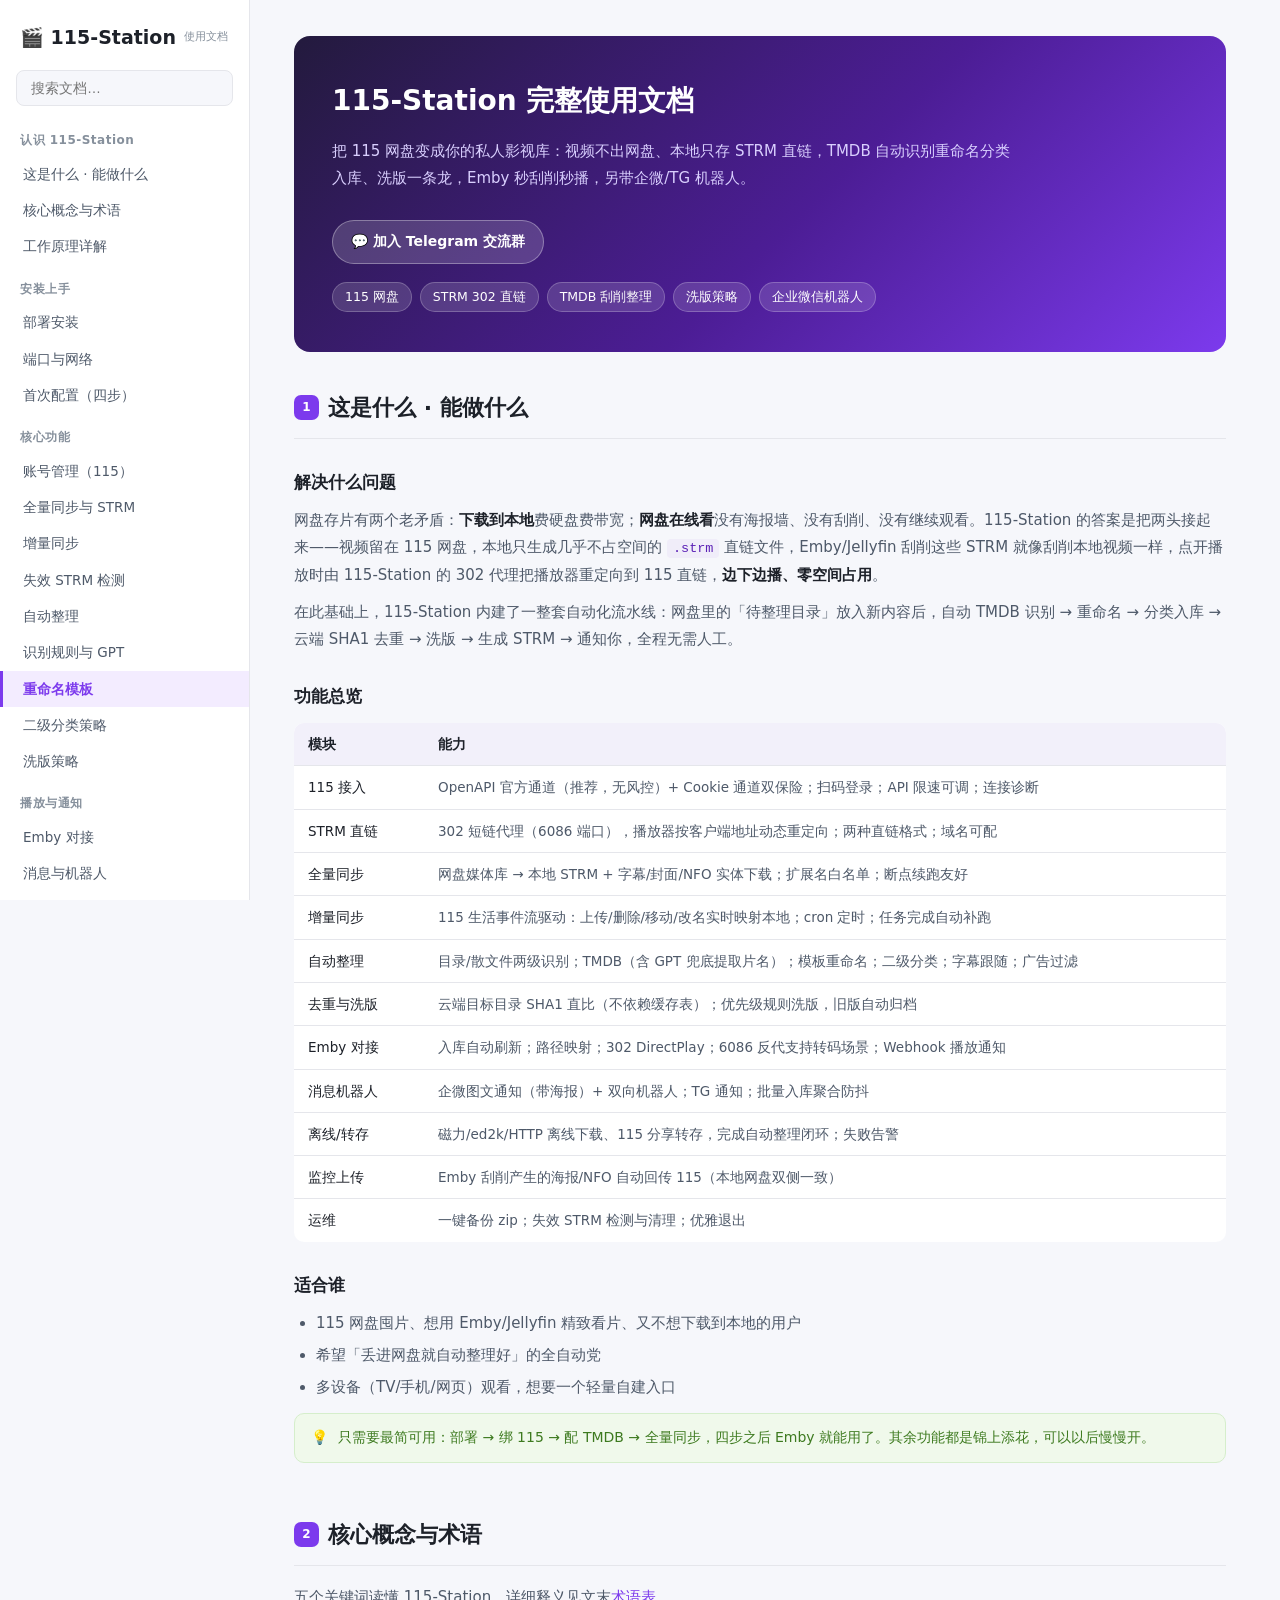
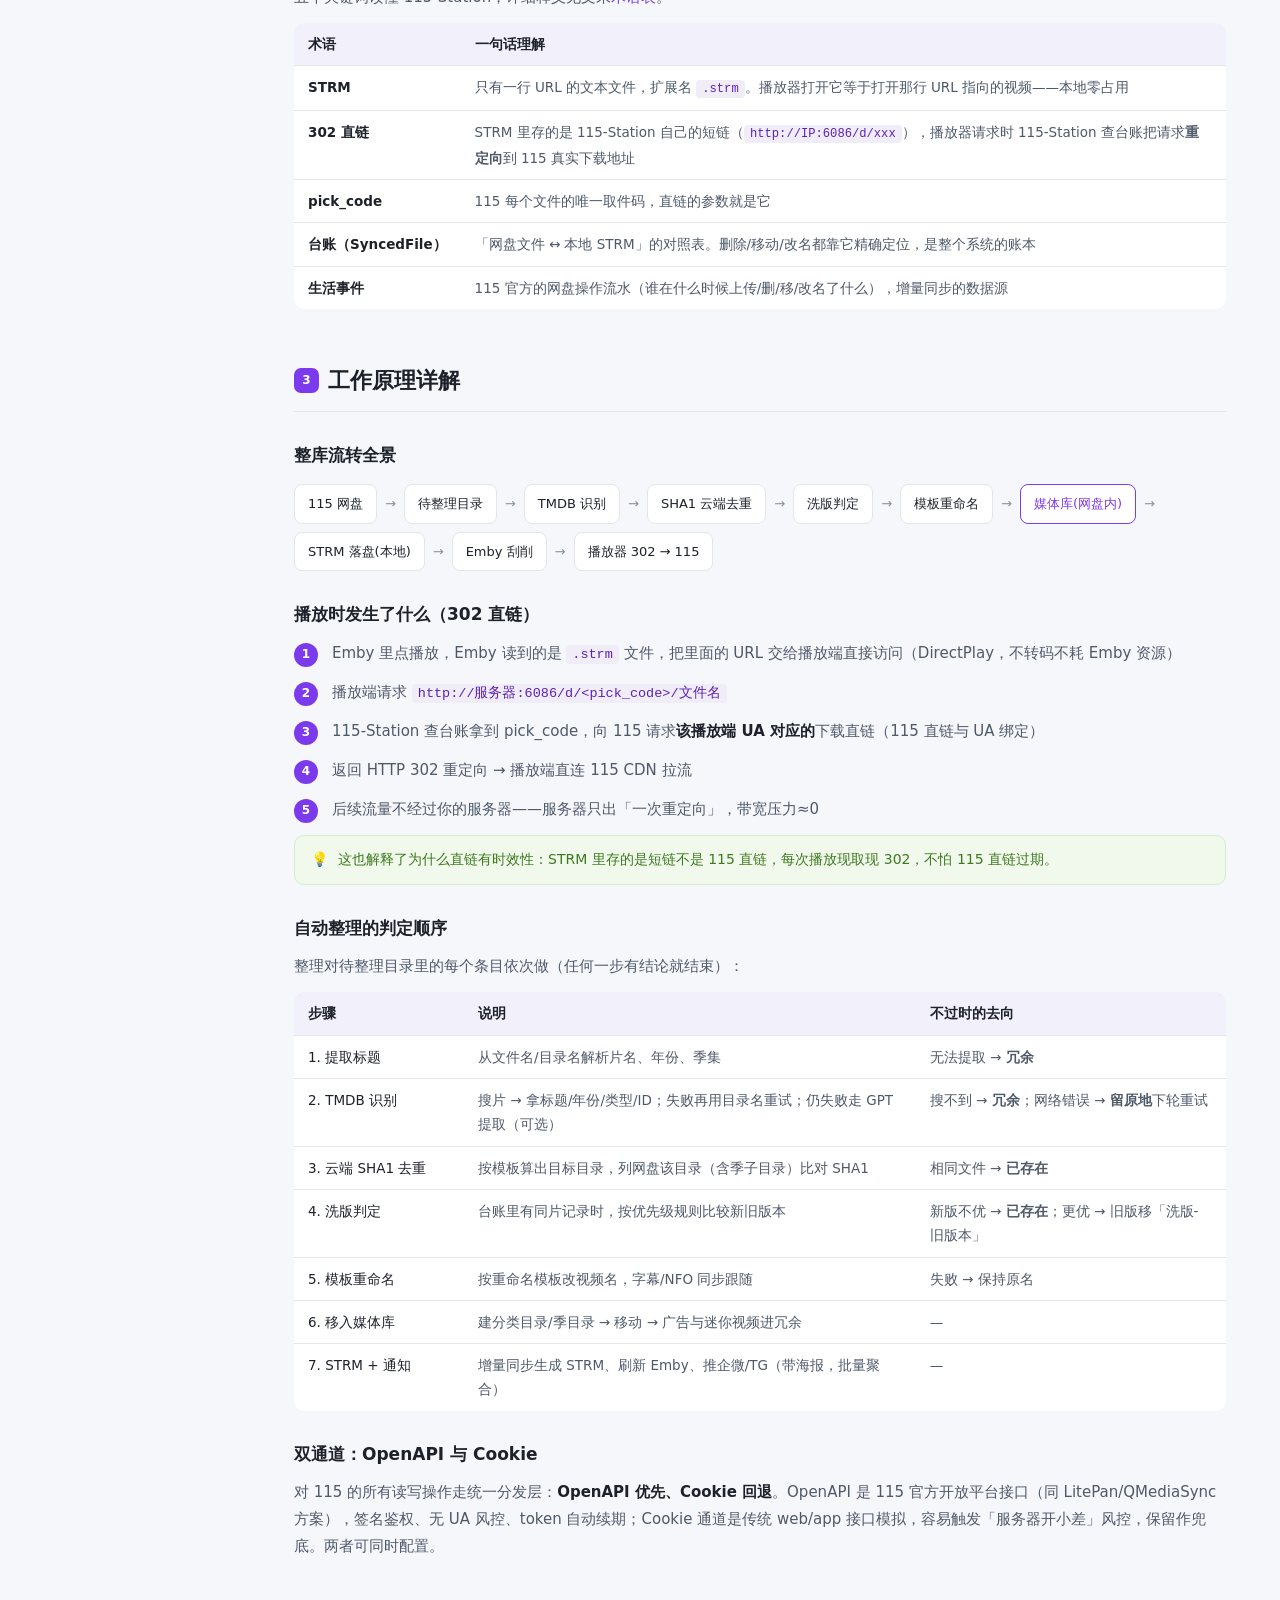
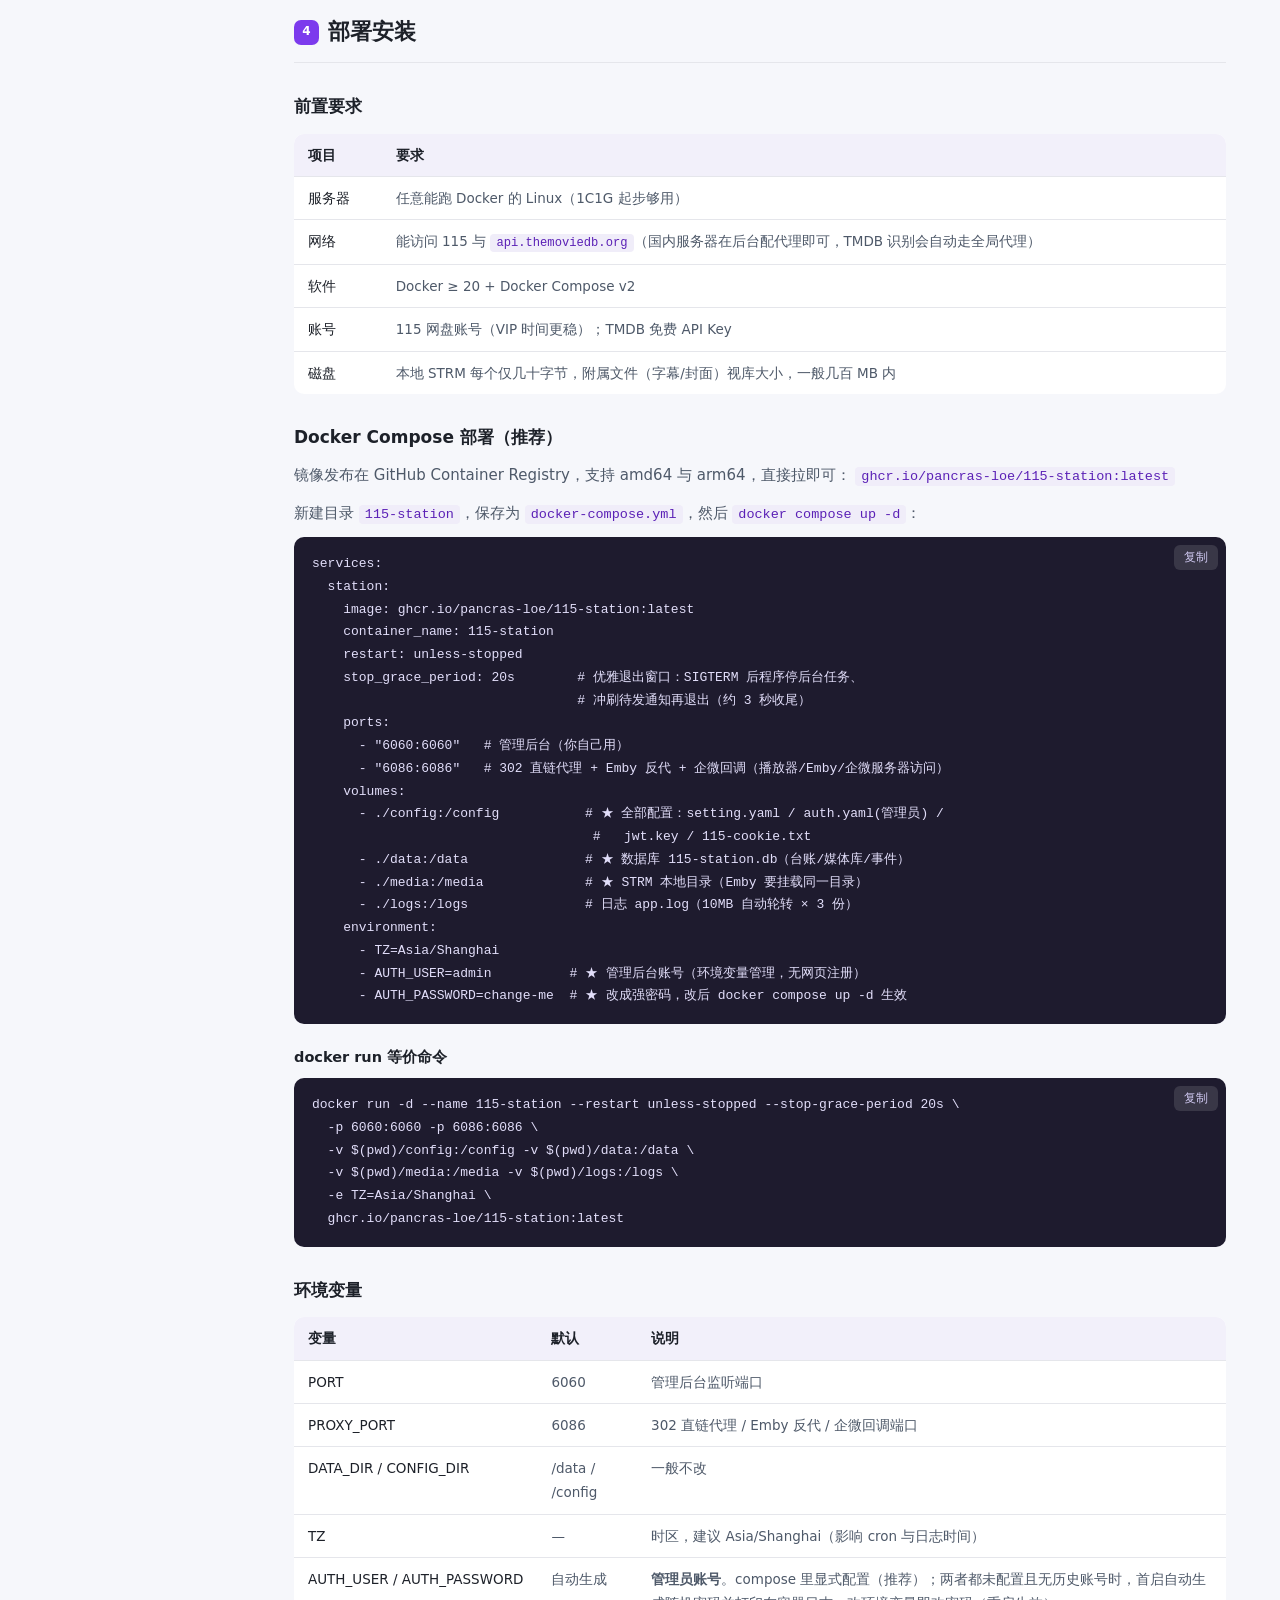
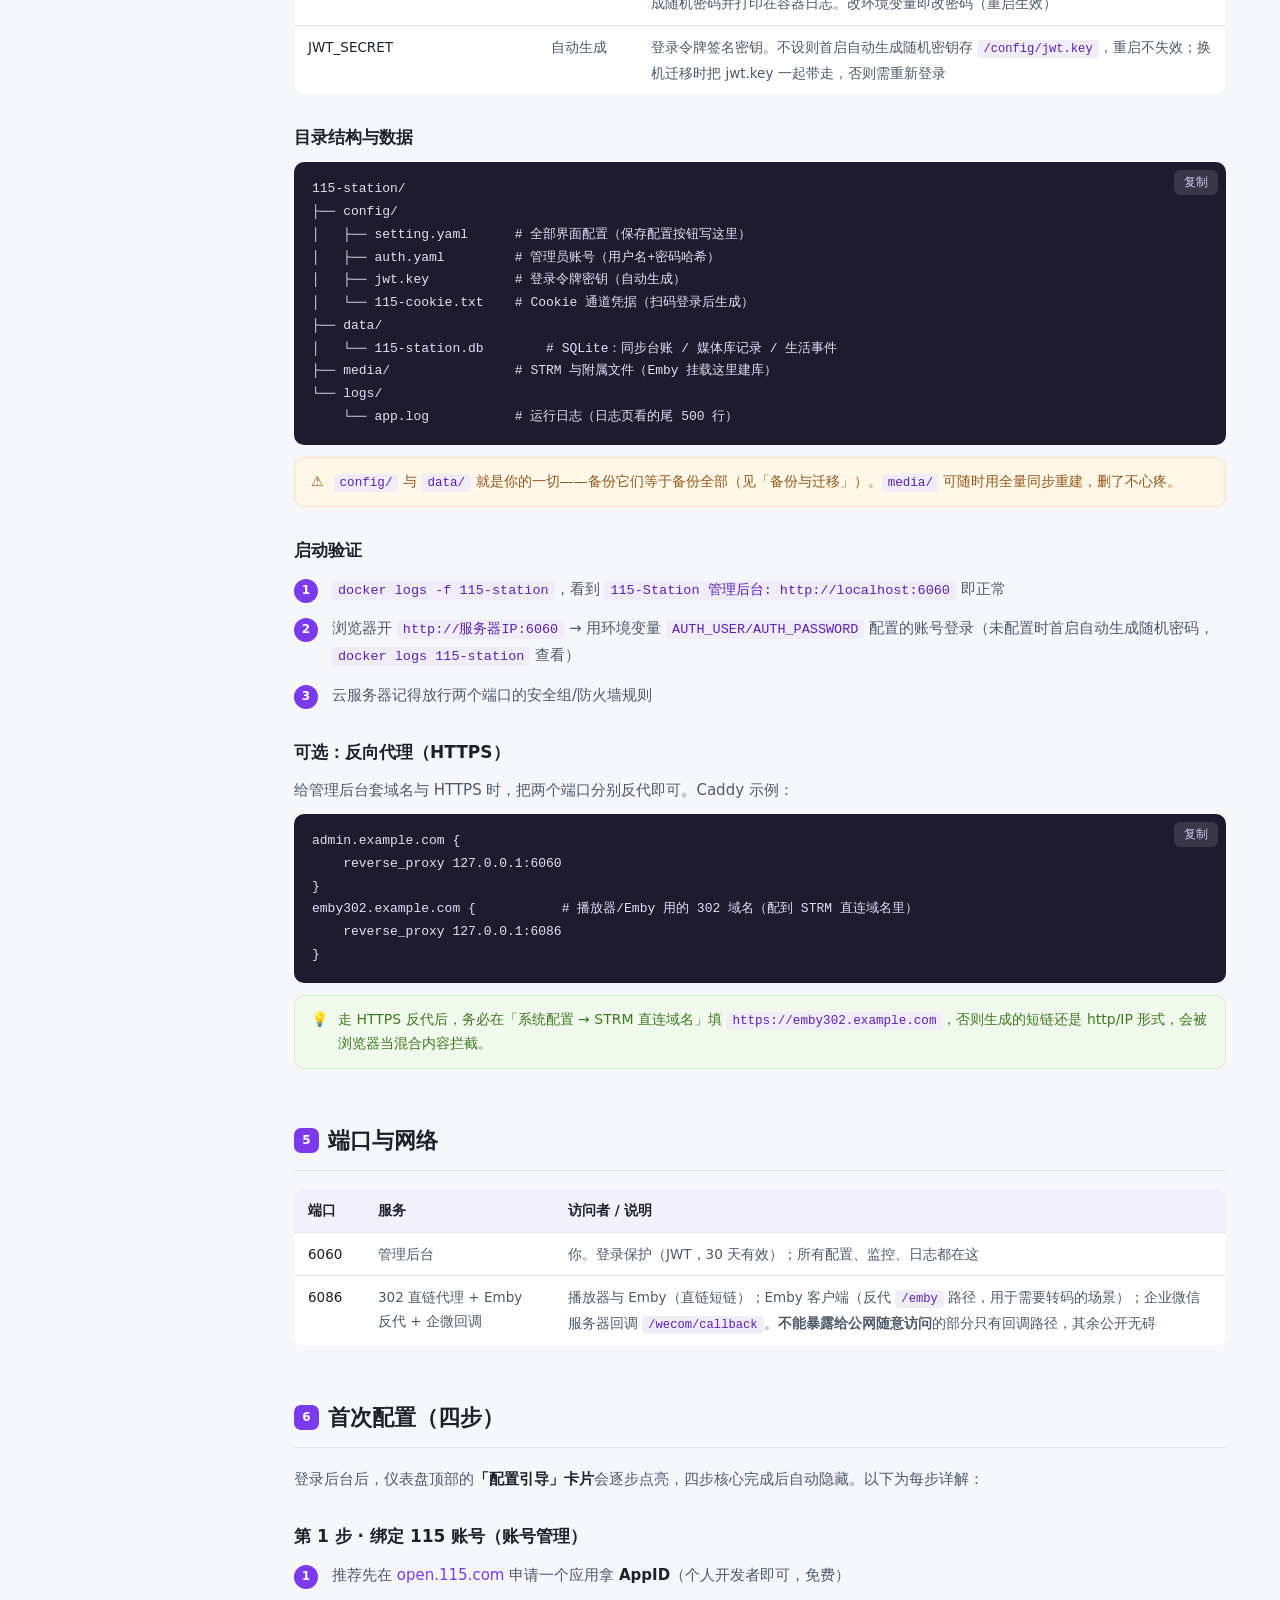
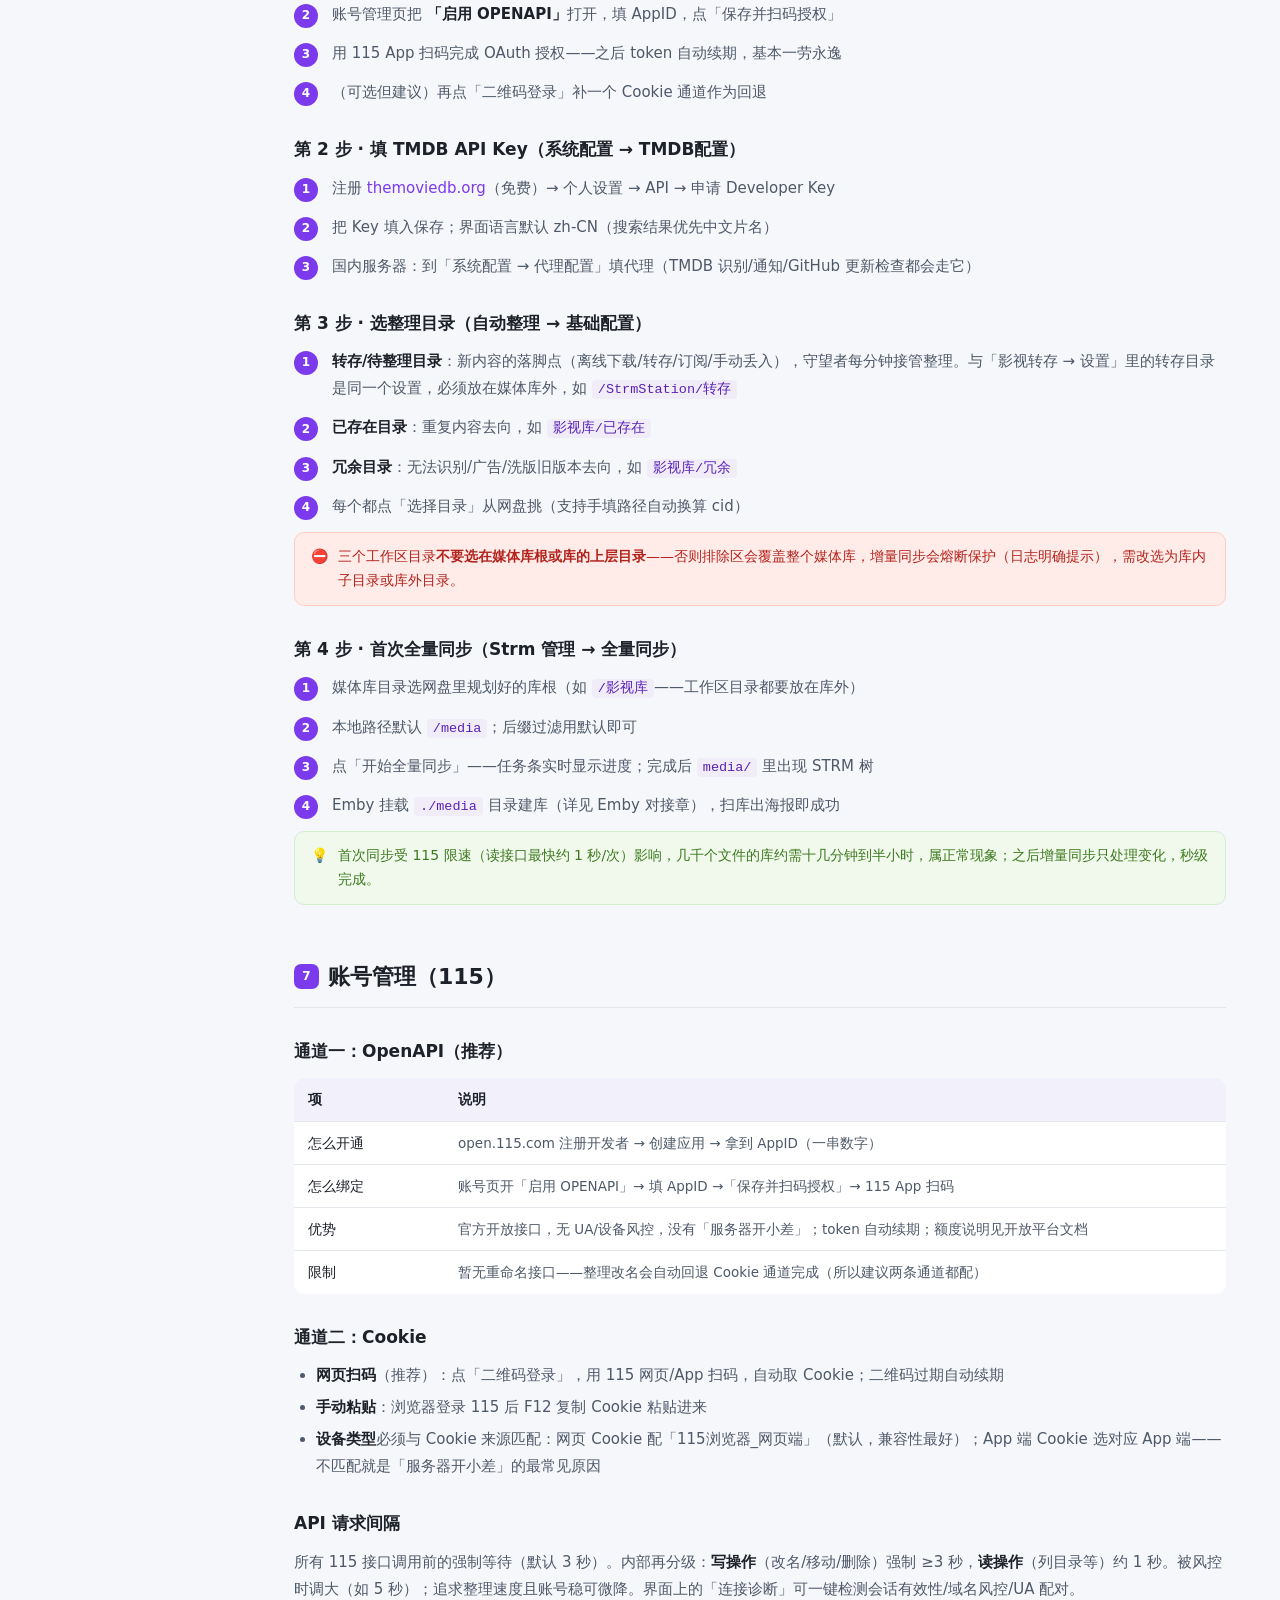
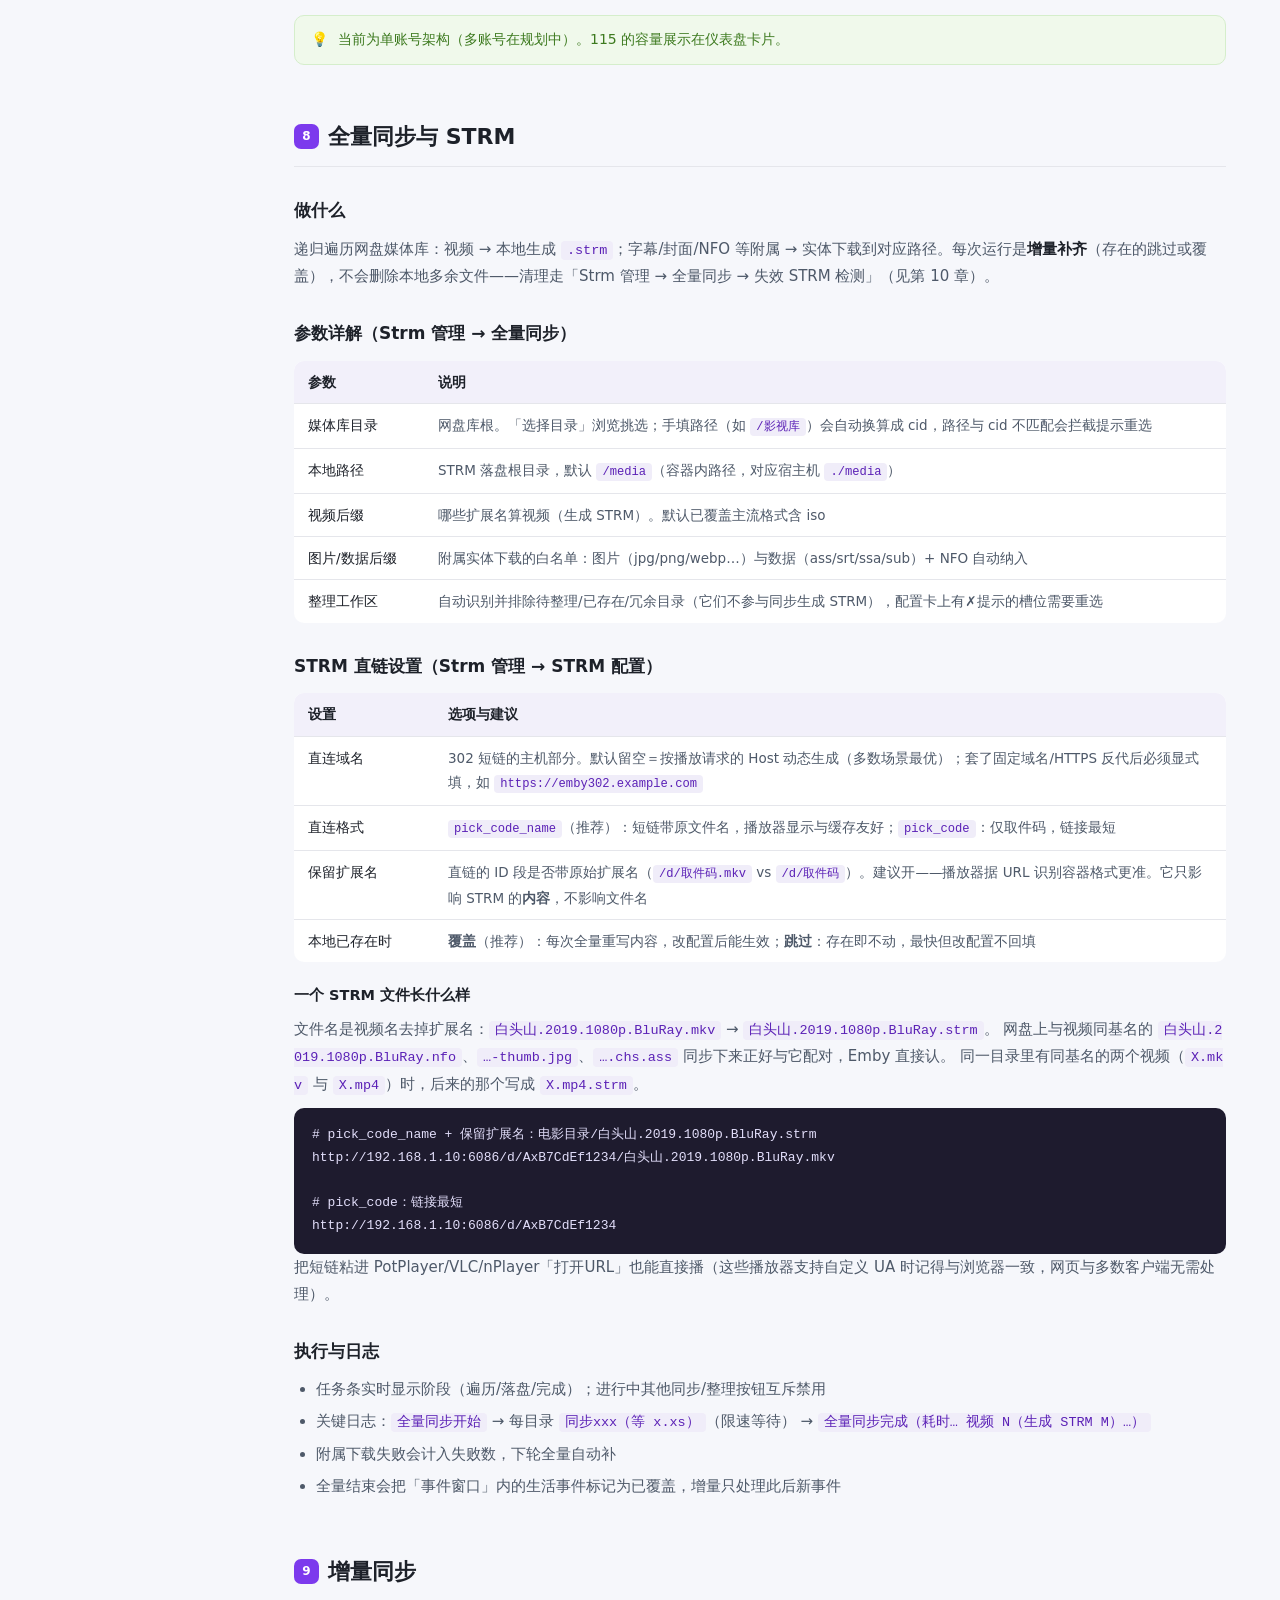
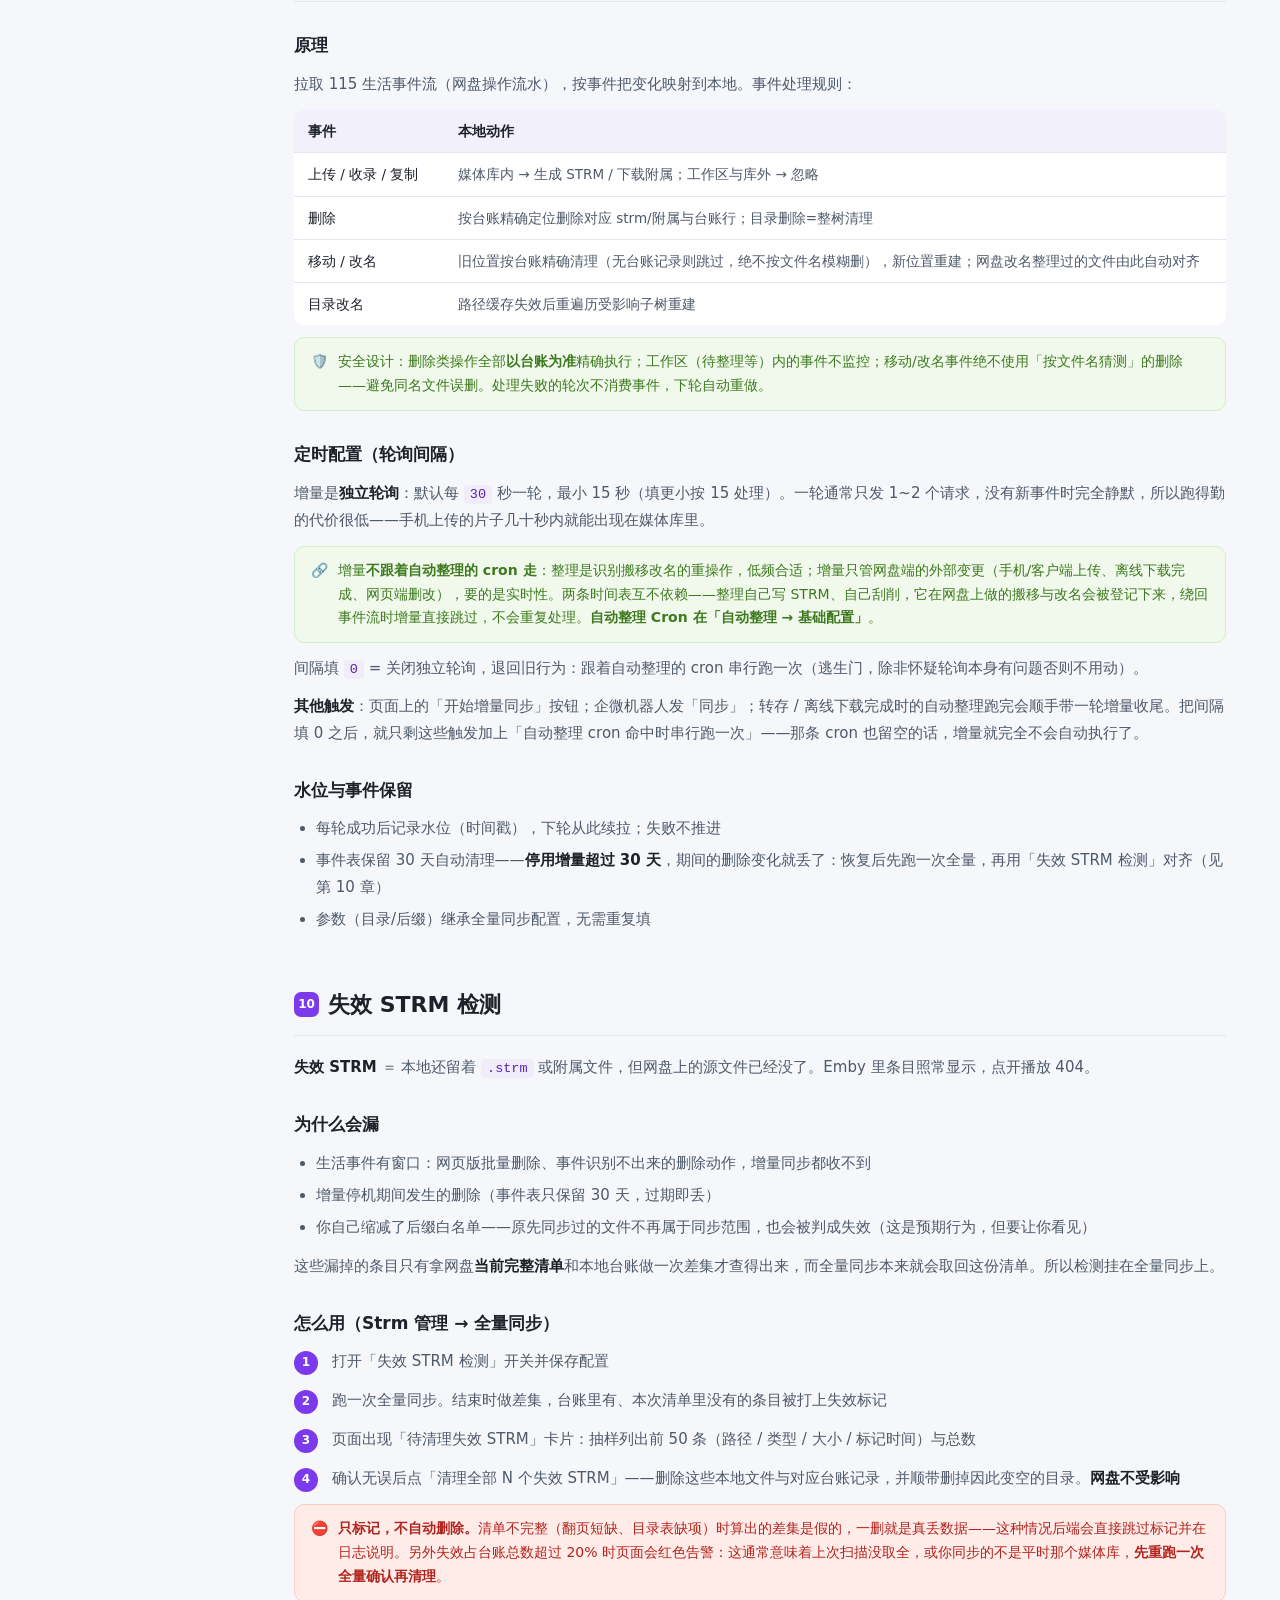
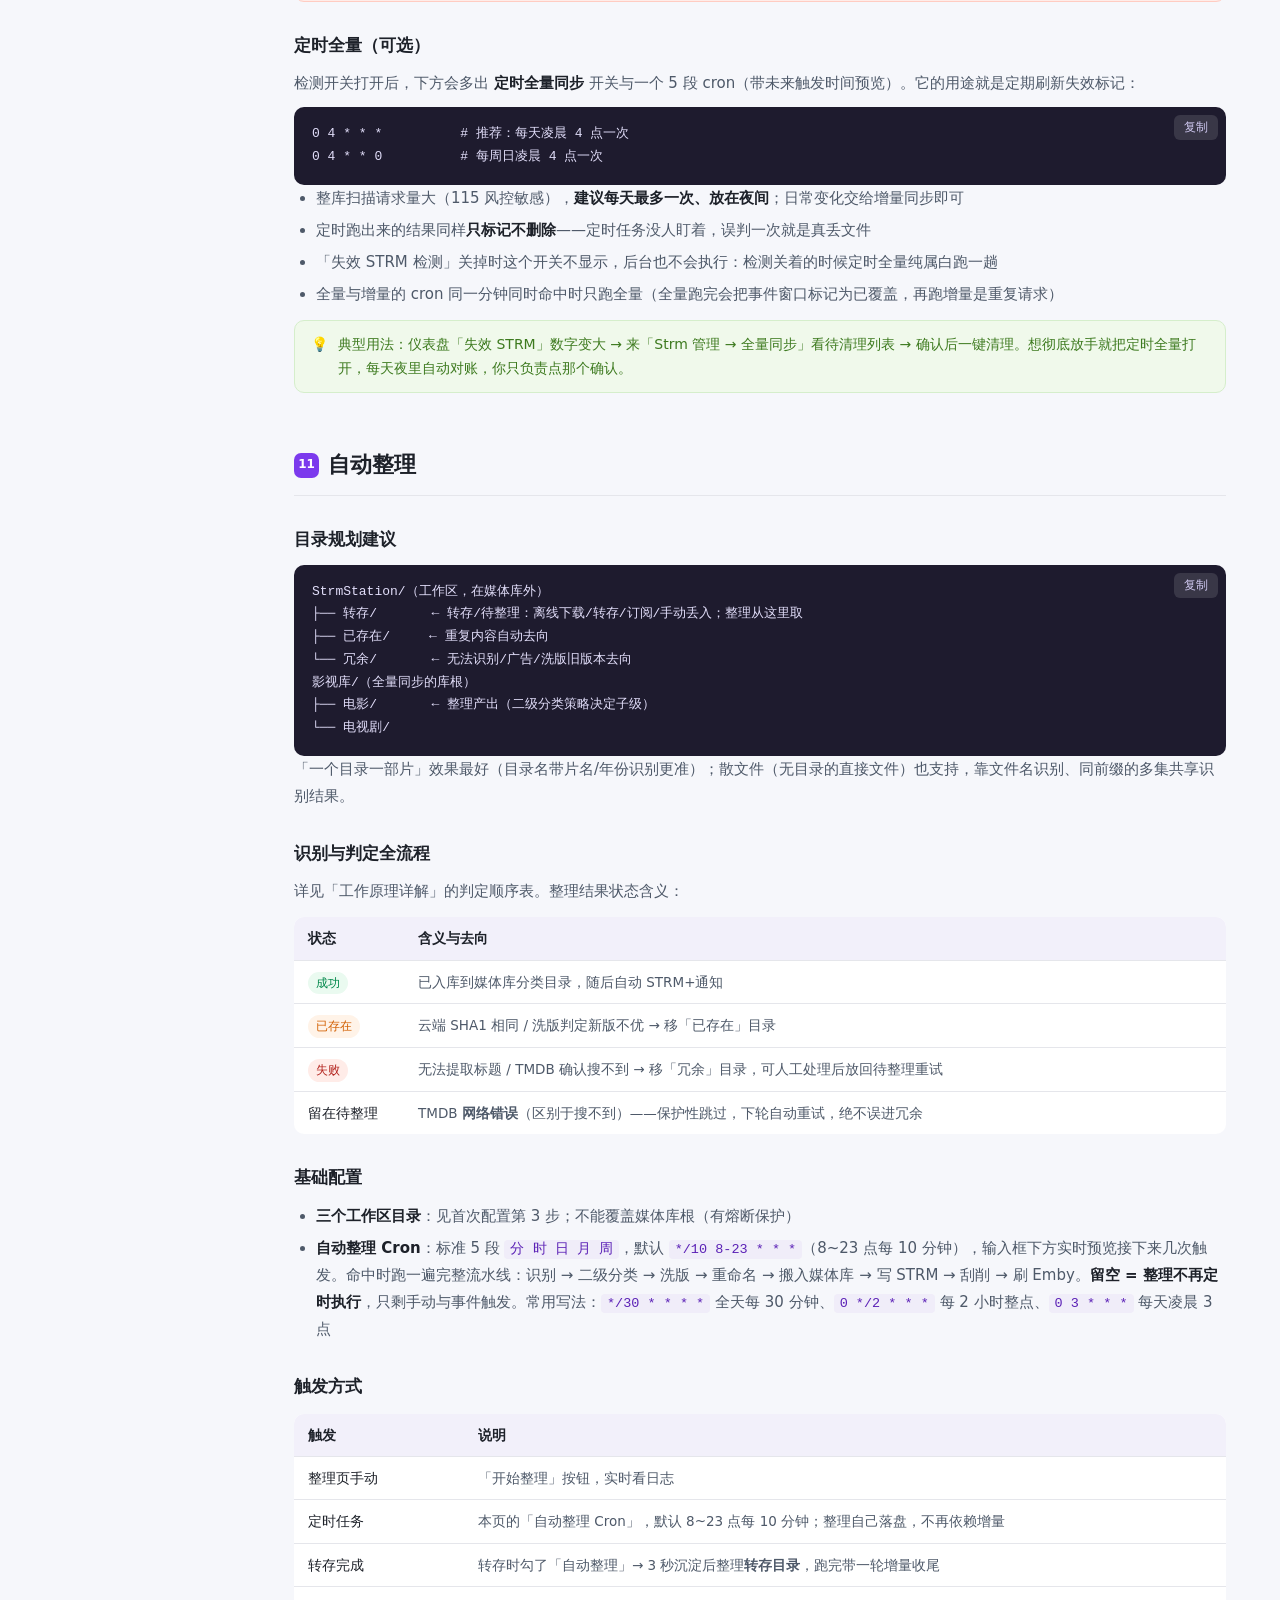
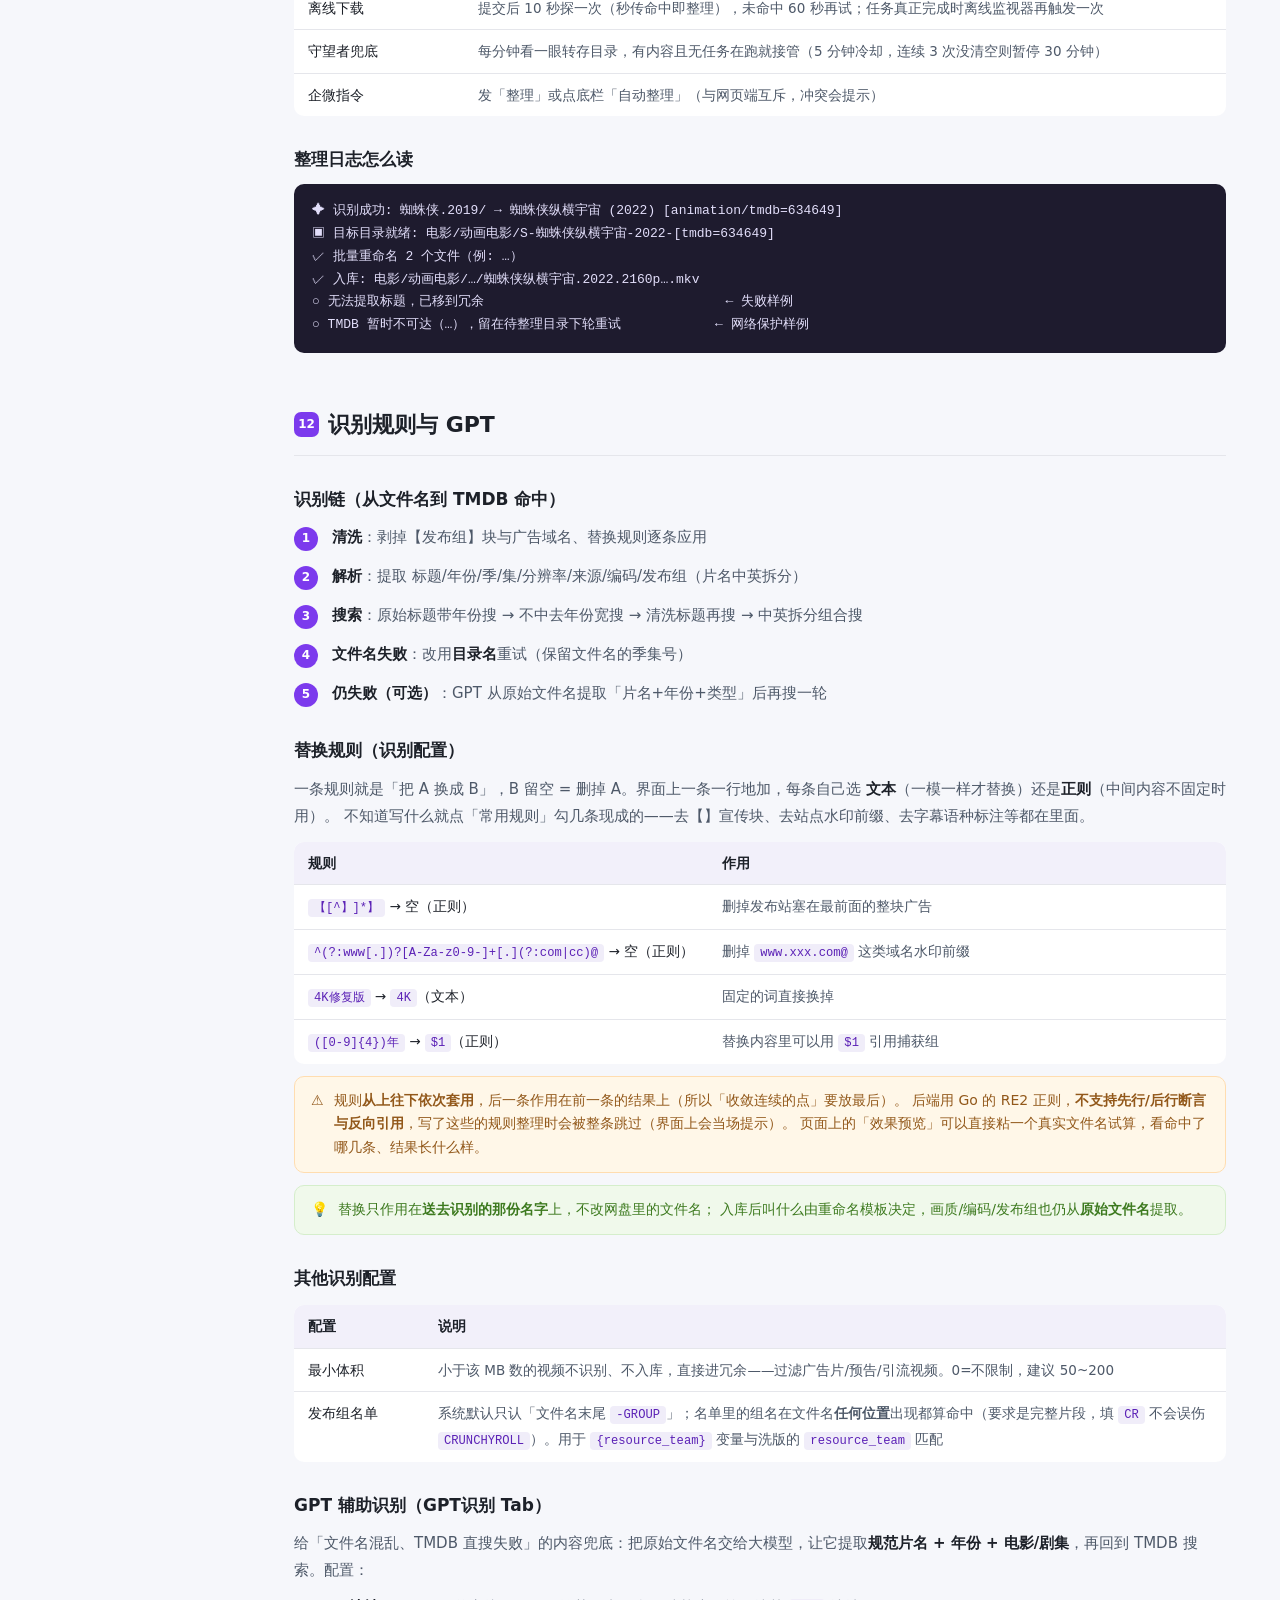
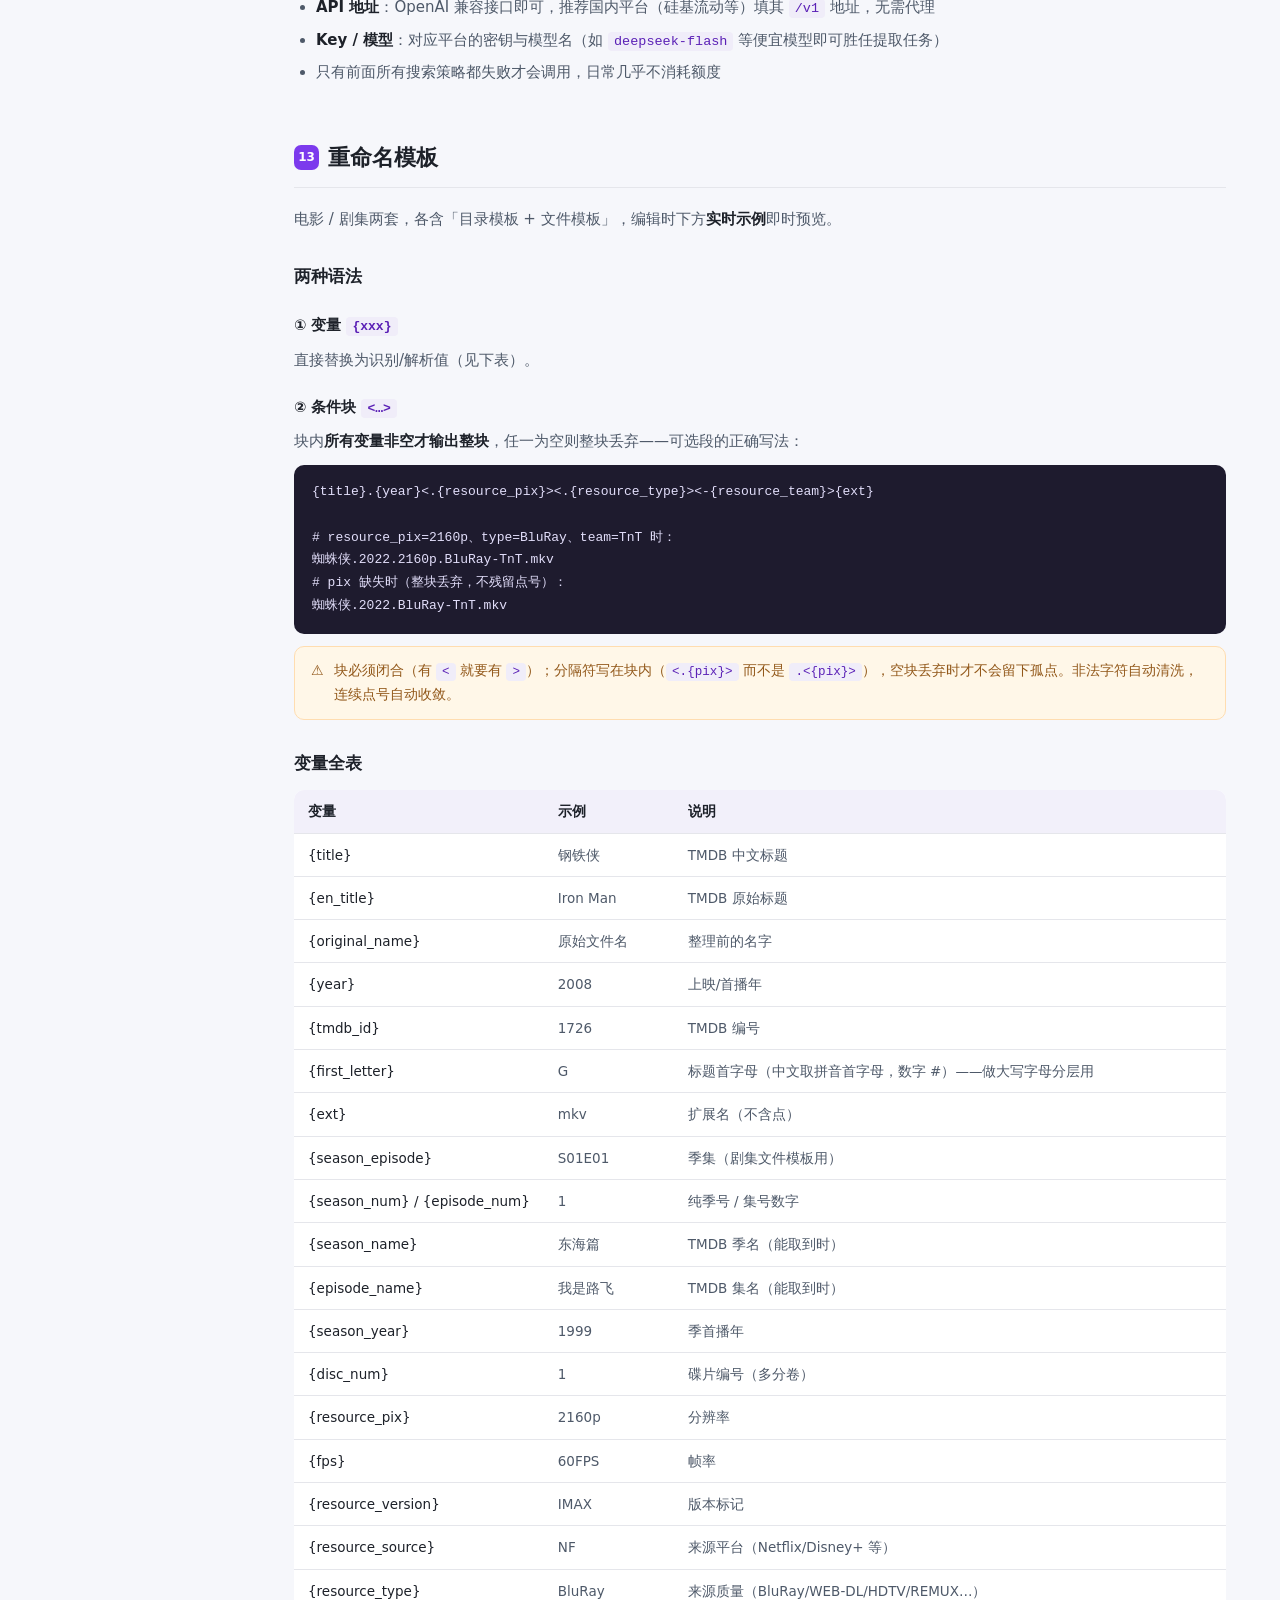
<file: wiki/index.html>
<!DOCTYPE html>
<html lang="zh-CN">
<head>
<meta charset="utf-8">
<meta name="viewport" content="width=device-width,initial-scale=1,viewport-fit=cover">
<title>115-Station 使用文档 · 完整版</title>
<meta name="description" content="115-Station 完整使用 Wiki：115 网盘直链、STRM 生成、TMDB 自动整理、洗版、Emby 对接、企微/TG 机器人——部署、配置、排障全覆盖">
<style>
:root{
  --bg:#f6f7fb; --card:#ffffff; --text:#1d2129; --text2:#4e5969; --text3:#86909c;
  --border:#e5e6eb; --primary:#7c3aed; --primary-weak:#f3ecff;
  --success:#00b42a; --danger:#f53f3f; --warning:#ff7d00;
  --code-bg:#1e1b2e; --code-text:#e2defa;
  --sidebar-w:250px; --radius:10px;
}
*{box-sizing:border-box;margin:0;padding:0}
html{scroll-behavior:smooth;scroll-padding-top:20px}
body{font-family:system-ui,-apple-system,"Segoe UI",Roboto,"PingFang SC","Hiragino Sans GB","Microsoft YaHei",sans-serif;background:var(--bg);color:var(--text);line-height:1.8;font-size:15px}
a{color:var(--primary);text-decoration:none}
a:hover{text-decoration:underline}
code{font-family:ui-monospace,SFMono-Regular,Consolas,"Courier New",monospace;background:#f0edf9;color:#5b21b6;padding:2px 6px;border-radius:4px;font-size:.9em;word-break:break-all}
pre{background:var(--code-bg);color:var(--code-text);padding:16px 18px;border-radius:var(--radius);overflow-x:auto;font-size:13px;line-height:1.75;position:relative}
pre code{background:none;color:inherit;padding:0;font-size:inherit;word-break:normal}
.copy-btn{position:absolute;top:8px;right:8px;background:rgba(255,255,255,.12);color:#cfc8f0;border:none;border-radius:6px;padding:4px 10px;font-size:12px;cursor:pointer}
.copy-btn:hover{background:rgba(255,255,255,.22)}
.layout{display:flex;min-height:100vh}
.sidebar{width:var(--sidebar-w);background:var(--card);border-right:1px solid var(--border);padding:20px 0 40px;position:fixed;top:0;bottom:0;left:0;overflow-y:auto;z-index:50}
.sidebar .logo{padding:0 20px 16px;font-size:19px;font-weight:700;display:flex;align-items:center;gap:8px;flex-wrap:wrap}
.sidebar .logo .v{font-size:11px;color:var(--text3);font-weight:400}
.sidebar .sec{padding:14px 20px 4px;font-size:12px;color:var(--text3);font-weight:600;letter-spacing:.5px}
.sidebar a{display:block;padding:6px 20px;color:var(--text2);font-size:13.5px;border-left:3px solid transparent}
.sidebar a:hover{background:var(--primary-weak);color:var(--primary);text-decoration:none}
.sidebar a.active{color:var(--primary);border-left-color:var(--primary);background:var(--primary-weak);font-weight:600}
.main{flex:1;margin-left:var(--sidebar-w);padding:36px 44px 100px;max-width:1020px}
.doc-hero{background:linear-gradient(135deg,#231a3d,#4c1d95 55%,#7c3aed);color:#fff;border-radius:16px;padding:40px 38px;margin-bottom:36px}
.doc-hero h1{font-size:28px;margin-bottom:12px}
.doc-hero p{color:#d9cffe;font-size:15px;max-width:680px}
.doc-hero .tags{margin-top:18px;display:flex;gap:8px;flex-wrap:wrap}
.doc-hero .tags span{background:rgba(255,255,255,.14);border:1px solid rgba(255,255,255,.22);padding:3px 12px;border-radius:999px;font-size:12.5px}
.doc-hero .tg{display:inline-flex;align-items:center;gap:6px;margin-top:18px;padding:8px 18px;border-radius:999px;background:rgba(255,255,255,.16);border:1px solid rgba(255,255,255,.32);color:#fff;font-size:14px;font-weight:600}
.doc-hero .tg:hover{background:rgba(255,255,255,.28);text-decoration:none}
section{margin-bottom:52px}
h2{font-size:22px;margin-bottom:18px;padding-bottom:10px;border-bottom:1px solid var(--border);display:flex;align-items:center;gap:9px}
h2 .num{background:var(--primary);color:#fff;font-size:12px;width:25px;height:25px;border-radius:7px;display:inline-flex;align-items:center;justify-content:center;flex:none}
h3{font-size:17px;margin:28px 0 10px}
h4{font-size:14.5px;margin:20px 0 8px}
p{margin-bottom:10px;color:var(--text2)}
p>strong,li>strong{color:var(--text)}
ul,ol{margin:0 0 12px 22px;color:var(--text2)}
li{margin-bottom:5px}
li>ul,li>ol{margin-top:5px}
.card{background:var(--card);border:1px solid var(--border);border-radius:var(--radius);padding:18px 22px;margin:14px 0}
.tip,.warn,.danger{border-radius:var(--radius);padding:12px 16px;margin:12px 0;font-size:14px;display:flex;gap:10px;line-height:1.7}
.tip{background:#f0f9eb;border:1px solid #d5eecb;color:#3d7a1f}
.warn{background:#fff7e8;border:1px solid #ffddb0;color:#92581a}
.danger{background:#ffece8;border:1px solid #ffccc2;color:#b3231d}
.tip>b,.warn>b,.danger>b{flex:none}
table{width:100%;border-collapse:collapse;margin:12px 0;font-size:13.5px;background:var(--card);border-radius:var(--radius);overflow:hidden;display:table}
th{background:#f2f0fa;text-align:left;padding:9px 14px;font-weight:600;white-space:nowrap}
td{padding:9px 14px;border-top:1px solid var(--border);color:var(--text2);vertical-align:top}
td:first-child{color:var(--text);white-space:nowrap;font-weight:500}
.tw table td:first-child{white-space:normal}
.tag{display:inline-block;font-size:11.5px;padding:1px 8px;border-radius:999px;font-weight:500;white-space:nowrap}
.tag.g{background:#eafaf0;color:#00874a}.tag.o{background:#fff3e8;color:#d25f00}.tag.p{background:#f3ecff;color:#6d28d9}.tag.r{background:#ffece8;color:#b3231d}
kbd{background:#f2f3f5;border:1px solid var(--border);border-bottom-width:2px;border-radius:5px;padding:1px 7px;font-size:12.5px;font-family:inherit}
.flow{display:flex;flex-wrap:wrap;gap:8px;align-items:center;margin:14px 0;font-size:13px}
.flow .n{background:var(--card);border:1px solid var(--border);border-radius:8px;padding:7px 13px;font-weight:500}
.flow .n.hl{border-color:var(--primary);color:var(--primary)}
.flow .a{color:var(--text3)}
details{background:var(--card);border:1px solid var(--border);border-radius:var(--radius);padding:12px 18px;margin:10px 0}
details summary{cursor:pointer;font-weight:600;color:var(--text)}
details[open] summary{margin-bottom:8px}
.footer{margin-top:60px;padding-top:20px;border-top:1px solid var(--border);color:var(--text3);font-size:13px}
.steps{counter-reset:st;list-style:none;margin-left:0}
.steps>li{counter-increment:st;position:relative;padding-left:38px;margin-bottom:12px}
.steps>li::before{content:counter(st);position:absolute;left:0;top:3px;width:24px;height:24px;background:var(--primary);color:#fff;border-radius:50%;display:flex;align-items:center;justify-content:center;font-size:12px;font-weight:700}
.glossary dt{font-weight:600;color:var(--text);margin-top:12px}
.glossary dd{margin-left:0;color:var(--text2);font-size:14px}
#search{width:calc(100% - 32px);margin:0 16px 10px;padding:9px 14px;border:1px solid var(--border);border-radius:8px;font-size:14px;background:var(--bg);color:var(--text);outline:none}
#search:focus{border-color:var(--primary)}
#menu-btn{display:none;position:fixed;top:14px;left:14px;z-index:60;background:var(--card);border:1px solid var(--border);border-radius:8px;width:40px;height:40px;font-size:18px;cursor:pointer}
@media (max-width:900px){
  .sidebar{transform:translateX(-100%);transition:transform .25s;box-shadow:0 0 40px rgba(0,0,0,.15)}
  .sidebar.open{transform:none}
  .main{margin-left:0;padding:70px 18px 90px}
  #menu-btn{display:block}
  .doc-hero{padding:26px 22px}
  td{white-space:normal!important}
}
</style>
</head>
<body>

<button id="menu-btn" onclick="document.querySelector('.sidebar').classList.toggle('open')">☰</button>

<div class="layout">
<nav class="sidebar" id="toc">
  <div class="logo">🎬 115-Station <span class="v">使用文档</span></div>
  <input id="search" type="search" placeholder="搜索文档…">
  <div class="sec">认识 115-Station</div>
  <a href="#intro">这是什么 · 能做什么</a>
  <a href="#concept">核心概念与术语</a>
  <a href="#arch">工作原理详解</a>
  <div class="sec">安装上手</div>
  <a href="#deploy">部署安装</a>
  <a href="#ports">端口与网络</a>
  <a href="#quickstart">首次配置（四步）</a>
  <div class="sec">核心功能</div>
  <a href="#account">账号管理（115）</a>
  <a href="#fullsync">全量同步与 STRM</a>
  <a href="#incrsync">增量同步</a>
  <a href="#strm">失效 STRM 检测</a>
  <a href="#organize">自动整理</a>
  <a href="#recognize">识别规则与 GPT</a>
  <a href="#rename">重命名模板</a>
  <a href="#category">二级分类策略</a>
  <a href="#wash">洗版策略</a>
  <div class="sec">播放与通知</div>
  <a href="#emby">Emby 对接</a>
  <a href="#message">消息与机器人</a>
  <a href="#transfer">离线下载与转存</a>
  <a href="#subscribe">资源订阅</a>
  <a href="#monitor">监控上传</a>
  <div class="sec">运维排障</div>
  <a href="#update">更新与升级</a>
  <a href="#backup">备份与迁移</a>
  <a href="#logs">日志与排障</a>
  <a href="#faq">常见问题</a>
  <a href="#glossary">术语表</a>
</nav>

<main class="main">

<div class="doc-hero">
  <h1>115-Station 完整使用文档</h1>
  <p>把 115 网盘变成你的私人影视库：视频不出网盘、本地只存 STRM 直链，TMDB 自动识别重命名分类入库、洗版一条龙，Emby 秒刮削秒播，另带企微/TG 机器人。</p>
  <a class="tg" href="https://t.me/+7b_HYMltYMozZTk1" target="_blank" rel="noopener">💬 加入 Telegram 交流群</a>
  <div class="tags"><span>115 网盘</span><span>STRM 302 直链</span><span>TMDB 刮削整理</span><span>洗版策略</span><span>企业微信机器人</span></div>
</div>

<!-- ============================================================ 1 -->
<section id="intro">
  <h2><span class="num">1</span>这是什么 · 能做什么</h2>

  <h3>解决什么问题</h3>
  <p>网盘存片有两个老矛盾：<strong>下载到本地</strong>费硬盘费带宽；<strong>网盘在线看</strong>没有海报墙、没有刮削、没有继续观看。115-Station 的答案是把两头接起来——视频留在 115 网盘，本地只生成几乎不占空间的 <code>.strm</code> 直链文件，Emby/Jellyfin 刮削这些 STRM 就像刮削本地视频一样，点开播放时由 115-Station 的 302 代理把播放器重定向到 115 直链，<strong>边下边播、零空间占用</strong>。</p>
  <p>在此基础上，115-Station 内建了一整套自动化流水线：网盘里的「待整理目录」放入新内容后，自动 TMDB 识别 → 重命名 → 分类入库 → 云端 SHA1 去重 → 洗版 → 生成 STRM → 通知你，全程无需人工。</p>

  <h3>功能总览</h3>
  <table class="tw">
    <tr><th style="width:130px">模块</th><th>能力</th></tr>
    <tr><td>115 接入</td><td>OpenAPI 官方通道（推荐，无风控）+ Cookie 通道双保险；扫码登录；API 限速可调；连接诊断</td></tr>
    <tr><td>STRM 直链</td><td>302 短链代理（6086 端口），播放器按客户端地址动态重定向；两种直链格式；域名可配</td></tr>
    <tr><td>全量同步</td><td>网盘媒体库 → 本地 STRM + 字幕/封面/NFO 实体下载；扩展名白名单；断点续跑友好</td></tr>
    <tr><td>增量同步</td><td>115 生活事件流驱动：上传/删除/移动/改名实时映射本地；cron 定时；任务完成自动补跑</td></tr>
    <tr><td>自动整理</td><td>目录/散文件两级识别；TMDB（含 GPT 兜底提取片名）；模板重命名；二级分类；字幕跟随；广告过滤</td></tr>
    <tr><td>去重与洗版</td><td>云端目标目录 SHA1 直比（不依赖缓存表）；优先级规则洗版，旧版自动归档</td></tr>
    <tr><td>Emby 对接</td><td>入库自动刷新；路径映射；302 DirectPlay；6086 反代支持转码场景；Webhook 播放通知</td></tr>
    <tr><td>消息机器人</td><td>企微图文通知（带海报）+ 双向机器人；TG 通知；批量入库聚合防抖</td></tr>
    <tr><td>离线/转存</td><td>磁力/ed2k/HTTP 离线下载、115 分享转存，完成自动整理闭环；失败告警</td></tr>
    <tr><td>监控上传</td><td>Emby 刮削产生的海报/NFO 自动回传 115（本地网盘双侧一致）</td></tr>
    <tr><td>运维</td><td>一键备份 zip；失效 STRM 检测与清理；优雅退出</td></tr>
  </table>

  <h3>适合谁</h3>
  <ul>
    <li>115 网盘囤片、想用 Emby/Jellyfin 精致看片、又不想下载到本地的用户</li>
    <li>希望「丢进网盘就自动整理好」的全自动党</li>
    <li>多设备（TV/手机/网页）观看，想要一个轻量自建入口</li>
  </ul>
  <div class="tip"><b>💡</b><span>只需要最简可用：部署 → 绑 115 → 配 TMDB → 全量同步，四步之后 Emby 就能用了。其余功能都是锦上添花，可以以后慢慢开。</span></div>
</section>

<!-- ============================================================ 2 -->
<section id="concept">
  <h2><span class="num">2</span>核心概念与术语</h2>
  <p>五个关键词读懂 115-Station，详细释义见文末<a href="#glossary">术语表</a>。</p>
  <table class="tw">
    <tr><th style="width:120px">术语</th><th>一句话理解</th></tr>
    <tr><td><strong>STRM</strong></td><td>只有一行 URL 的文本文件，扩展名 <code>.strm</code>。播放器打开它等于打开那行 URL 指向的视频——本地零占用</td></tr>
    <tr><td><strong>302 直链</strong></td><td>STRM 里存的是 115-Station 自己的短链（<code>http://IP:6086/d/xxx</code>），播放器请求时 115-Station 查台账把请求<strong>重定向</strong>到 115 真实下载地址</td></tr>
    <tr><td><strong>pick_code</strong></td><td>115 每个文件的唯一取件码，直链的参数就是它</td></tr>
    <tr><td><strong>台账（SyncedFile）</strong></td><td>「网盘文件 ↔ 本地 STRM」的对照表。删除/移动/改名都靠它精确定位，是整个系统的账本</td></tr>
    <tr><td><strong>生活事件</strong></td><td>115 官方的网盘操作流水（谁在什么时候上传/删/移/改名了什么），增量同步的数据源</td></tr>
  </table>
</section>

<!-- ============================================================ 3 -->
<section id="arch">
  <h2><span class="num">3</span>工作原理详解</h2>

  <h3>整库流转全景</h3>
  <div class="flow">
    <span class="n">115 网盘</span><span class="a">→</span>
    <span class="n">待整理目录</span><span class="a">→</span>
    <span class="n">TMDB 识别</span><span class="a">→</span>
    <span class="n">SHA1 云端去重</span><span class="a">→</span>
    <span class="n">洗版判定</span><span class="a">→</span>
    <span class="n">模板重命名</span><span class="a">→</span>
    <span class="n hl">媒体库(网盘内)</span><span class="a">→</span>
    <span class="n">STRM 落盘(本地)</span><span class="a">→</span>
    <span class="n">Emby 刮削</span><span class="a">→</span>
    <span class="n">播放器 302 → 115</span>
  </div>

  <h3>播放时发生了什么（302 直链）</h3>
  <ol class="steps">
    <li>Emby 里点播放，Emby 读到的是 <code>.strm</code> 文件，把里面的 URL 交给播放端直接访问（DirectPlay，不转码不耗 Emby 资源）</li>
    <li>播放端请求 <code>http://服务器:6086/d/&lt;pick_code&gt;/文件名</code></li>
    <li>115-Station 查台账拿到 pick_code，向 115 请求<strong>该播放端 UA 对应的</strong>下载直链（115 直链与 UA 绑定）</li>
    <li>返回 HTTP 302 重定向 → 播放端直连 115 CDN 拉流</li>
    <li>后续流量不经过你的服务器——服务器只出「一次重定向」，带宽压力≈0</li>
  </ol>
  <div class="tip"><b>💡</b><span>这也解释了为什么直链有时效性：STRM 里存的是短链不是 115 直链，每次播放现取现 302，不怕 115 直链过期。</span></div>

  <h3>自动整理的判定顺序</h3>
  <p>整理对待整理目录里的每个条目依次做（任何一步有结论就结束）：</p>
  <table class="tw">
    <tr><th style="width:170px">步骤</th><th>说明</th><th>不过时的去向</th></tr>
    <tr><td>1. 提取标题</td><td>从文件名/目录名解析片名、年份、季集</td><td>无法提取 → <strong>冗余</strong></td></tr>
    <tr><td>2. TMDB 识别</td><td>搜片 → 拿标题/年份/类型/ID；失败再用目录名重试；仍失败走 GPT 提取（可选）</td><td>搜不到 → <strong>冗余</strong>；网络错误 → <strong>留原地</strong>下轮重试</td></tr>
    <tr><td>3. 云端 SHA1 去重</td><td>按模板算出目标目录，列网盘该目录（含季子目录）比对 SHA1</td><td>相同文件 → <strong>已存在</strong></td></tr>
    <tr><td>4. 洗版判定</td><td>台账里有同片记录时，按优先级规则比较新旧版本</td><td>新版不优 → <strong>已存在</strong>；更优 → 旧版移「洗版-旧版本」</td></tr>
    <tr><td>5. 模板重命名</td><td>按重命名模板改视频名，字幕/NFO 同步跟随</td><td>失败 → 保持原名</td></tr>
    <tr><td>6. 移入媒体库</td><td>建分类目录/季目录 → 移动 → 广告与迷你视频进冗余</td><td>—</td></tr>
    <tr><td>7. STRM + 通知</td><td>增量同步生成 STRM、刷新 Emby、推企微/TG（带海报，批量聚合）</td><td>—</td></tr>
  </table>

  <h3>双通道：OpenAPI 与 Cookie</h3>
  <p>对 115 的所有读写操作走统一分发层：<strong>OpenAPI 优先、Cookie 回退</strong>。OpenAPI 是 115 官方开放平台接口（同 LitePan/QMediaSync 方案），签名鉴权、无 UA 风控、token 自动续期；Cookie 通道是传统 web/app 接口模拟，容易触发「服务器开小差」风控，保留作兜底。两者可同时配置。</p>
</section>

<!-- ============================================================ 4 -->
<section id="deploy">
  <h2><span class="num">4</span>部署安装</h2>

  <h3>前置要求</h3>
  <table>
    <tr><th>项目</th><th>要求</th></tr>
    <tr><td>服务器</td><td>任意能跑 Docker 的 Linux（1C1G 起步够用）</td></tr>
    <tr><td>网络</td><td>能访问 115 与 <code>api.themoviedb.org</code>（国内服务器在后台配代理即可，TMDB 识别会自动走全局代理）</td></tr>
    <tr><td>软件</td><td>Docker ≥ 20 + Docker Compose v2</td></tr>
    <tr><td>账号</td><td>115 网盘账号（VIP 时间更稳）；TMDB 免费 API Key</td></tr>
    <tr><td>磁盘</td><td>本地 STRM 每个仅几十字节，附属文件（字幕/封面）视库大小，一般几百 MB 内</td></tr>
  </table>

  <h3>Docker Compose 部署（推荐）</h3>
  <p>镜像发布在 GitHub Container Registry，支持 amd64 与 arm64，直接拉即可：
  <code>ghcr.io/pancras-loe/115-station:latest</code></p>
  <p>新建目录 <code>115-station</code>，保存为 <code>docker-compose.yml</code>，然后 <code>docker compose up -d</code>：</p>
  <pre><code class="lang-yaml">services:
  station:
    image: ghcr.io/pancras-loe/115-station:latest
    container_name: 115-station
    restart: unless-stopped
    stop_grace_period: 20s        # 优雅退出窗口：SIGTERM 后程序停后台任务、
                                  # 冲刷待发通知再退出（约 3 秒收尾）
    ports:
      - "6060:6060"   # 管理后台（你自己用）
      - "6086:6086"   # 302 直链代理 + Emby 反代 + 企微回调（播放器/Emby/企微服务器访问）
    volumes:
      - ./config:/config           # ★ 全部配置：setting.yaml / auth.yaml(管理员) /
                                    #   jwt.key / 115-cookie.txt
      - ./data:/data               # ★ 数据库 115-station.db（台账/媒体库/事件）
      - ./media:/media             # ★ STRM 本地目录（Emby 要挂载同一目录）
      - ./logs:/logs               # 日志 app.log（10MB 自动轮转 × 3 份）
    environment:
      - TZ=Asia/Shanghai
      - AUTH_USER=admin          # ★ 管理后台账号（环境变量管理，无网页注册）
      - AUTH_PASSWORD=change-me  # ★ 改成强密码，改后 docker compose up -d 生效</code><button class="copy-btn" onclick="cp(this)">复制</button></pre>

  <h4>docker run 等价命令</h4>
  <pre><code>docker run -d --name 115-station --restart unless-stopped --stop-grace-period 20s \
  -p 6060:6060 -p 6086:6086 \
  -v $(pwd)/config:/config -v $(pwd)/data:/data \
  -v $(pwd)/media:/media -v $(pwd)/logs:/logs \
  -e TZ=Asia/Shanghai \
  ghcr.io/pancras-loe/115-station:latest</code><button class="copy-btn" onclick="cp(this)">复制</button></pre>

  <h3>环境变量</h3>
  <table>
    <tr><th>变量</th><th>默认</th><th>说明</th></tr>
    <tr><td>PORT</td><td>6060</td><td>管理后台监听端口</td></tr>
    <tr><td>PROXY_PORT</td><td>6086</td><td>302 直链代理 / Emby 反代 / 企微回调端口</td></tr>
    <tr><td>DATA_DIR / CONFIG_DIR</td><td>/data / /config</td><td>一般不改</td></tr>
    <tr><td>TZ</td><td>—</td><td>时区，建议 Asia/Shanghai（影响 cron 与日志时间）</td></tr>
    <tr><td>AUTH_USER / AUTH_PASSWORD</td><td>自动生成</td><td><b>管理员账号</b>。compose 里显式配置（推荐）；两者都未配置且无历史账号时，首启自动生成随机密码并打印在容器日志。改环境变量即改密码（重启生效）</td></tr>
    <tr><td>JWT_SECRET</td><td>自动生成</td><td>登录令牌签名密钥。不设则首启自动生成随机密钥存 <code>/config/jwt.key</code>，重启不失效；换机迁移时把 jwt.key 一起带走，否则需重新登录</td></tr>
  </table>

  <h3>目录结构与数据</h3>
  <pre><code>115-station/
├── config/
│   ├── setting.yaml      # 全部界面配置（保存配置按钮写这里）
│   ├── auth.yaml         # 管理员账号（用户名+密码哈希）
│   ├── jwt.key           # 登录令牌密钥（自动生成）
│   └── 115-cookie.txt    # Cookie 通道凭据（扫码登录后生成）
├── data/
│   └── 115-station.db        # SQLite：同步台账 / 媒体库记录 / 生活事件
├── media/                # STRM 与附属文件（Emby 挂载这里建库）
└── logs/
    └── app.log           # 运行日志（日志页看的尾 500 行）</code><button class="copy-btn" onclick="cp(this)">复制</button></pre>
  <div class="warn"><b>⚠️</b><span><code>config/</code> 与 <code>data/</code> 就是你的一切——备份它们等于备份全部（见「备份与迁移」）。<code>media/</code> 可随时用全量同步重建，删了不心疼。</span></div>

  <h3>启动验证</h3>
  <ol class="steps">
    <li><code>docker logs -f 115-station</code>，看到 <code>115-Station 管理后台: http://localhost:6060</code> 即正常</li>
    <li>浏览器开 <code>http://服务器IP:6060</code> → 用环境变量 <code>AUTH_USER/AUTH_PASSWORD</code> 配置的账号登录（未配置时首启自动生成随机密码，<code>docker logs 115-station</code> 查看）</li>
    <li>云服务器记得放行两个端口的安全组/防火墙规则</li>
  </ol>

  <h3>可选：反向代理（HTTPS）</h3>
  <p>给管理后台套域名与 HTTPS 时，把两个端口分别反代即可。Caddy 示例：</p>
  <pre><code>admin.example.com {
    reverse_proxy 127.0.0.1:6060
}
emby302.example.com {           # 播放器/Emby 用的 302 域名（配到 STRM 直连域名里）
    reverse_proxy 127.0.0.1:6086
}</code><button class="copy-btn" onclick="cp(this)">复制</button></pre>
  <div class="tip"><b>💡</b><span>走 HTTPS 反代后，务必在「系统配置 → STRM 直连域名」填 <code>https://emby302.example.com</code>，否则生成的短链还是 http/IP 形式，会被浏览器当混合内容拦截。</span></div>
</section>

<!-- ============================================================ 5 -->
<section id="ports">
  <h2><span class="num">5</span>端口与网络</h2>
  <table class="tw">
    <tr><th style="width:70px">端口</th><th style="width:190px">服务</th><th>访问者 / 说明</th></tr>
    <tr><td>6060</td><td>管理后台</td><td>你。登录保护（JWT，30 天有效）；所有配置、监控、日志都在这</td></tr>
    <tr><td>6086</td><td>302 直链代理 + Emby 反代 + 企微回调</td><td>播放器与 Emby（直链短链）；Emby 客户端（反代 <code>/emby</code> 路径，用于需要转码的场景）；企业微信服务器回调 <code>/wecom/callback</code>。<strong>不能暴露给公网随意访问</strong>的部分只有回调路径，其余公开无碍</td></tr>
  </table>
</section>

<!-- ============================================================ 6 -->
<section id="quickstart">
  <h2><span class="num">6</span>首次配置（四步）</h2>
  <p>登录后台后，仪表盘顶部的<strong>「配置引导」卡片</strong>会逐步点亮，四步核心完成后自动隐藏。以下为每步详解：</p>

  <h3>第 1 步 · 绑定 115 账号（账号管理）</h3>
  <ol class="steps">
    <li>推荐先在 <a href="https://open.115.com" target="_blank">open.115.com</a> 申请一个应用拿 <strong>AppID</strong>（个人开发者即可，免费）</li>
    <li>账号管理页把 <strong>「启用 OPENAPI」</strong>打开，填 AppID，点「保存并扫码授权」</li>
    <li>用 115 App 扫码完成 OAuth 授权——之后 token 自动续期，基本一劳永逸</li>
    <li>（可选但建议）再点「二维码登录」补一个 Cookie 通道作为回退</li>
  </ol>

  <h3>第 2 步 · 填 TMDB API Key（系统配置 → TMDB配置）</h3>
  <ol class="steps">
    <li>注册 <a href="https://www.themoviedb.org" target="_blank">themoviedb.org</a>（免费）→ 个人设置 → API → 申请 Developer Key</li>
    <li>把 Key 填入保存；界面语言默认 zh-CN（搜索结果优先中文片名）</li>
    <li>国内服务器：到「系统配置 → 代理配置」填代理（TMDB 识别/通知/GitHub 更新检查都会走它）</li>
  </ol>

  <h3>第 3 步 · 选整理目录（自动整理 → 基础配置）</h3>
  <ol class="steps">
    <li><strong>转存/待整理目录</strong>：新内容的落脚点（离线下载/转存/订阅/手动丢入），守望者每分钟接管整理。与「影视转存 → 设置」里的转存目录是同一个设置，必须放在媒体库外，如 <code>/StrmStation/转存</code></li>
    <li><strong>已存在目录</strong>：重复内容去向，如 <code>影视库/已存在</code></li>
    <li><strong>冗余目录</strong>：无法识别/广告/洗版旧版本去向，如 <code>影视库/冗余</code></li>
    <li>每个都点「选择目录」从网盘挑（支持手填路径自动换算 cid）</li>
  </ol>
  <div class="danger"><b>⛔</b><span>三个工作区目录<strong>不要选在媒体库根或库的上层目录</strong>——否则排除区会覆盖整个媒体库，增量同步会熔断保护（日志明确提示），需改选为库内子目录或库外目录。</span></div>

  <h3>第 4 步 · 首次全量同步（Strm 管理 → 全量同步）</h3>
  <ol class="steps">
    <li>媒体库目录选网盘里规划好的库根（如 <code>/影视库</code>——工作区目录都要放在库外）</li>
    <li>本地路径默认 <code>/media</code>；后缀过滤用默认即可</li>
    <li>点「开始全量同步」——任务条实时显示进度；完成后 <code>media/</code> 里出现 STRM 树</li>
    <li>Emby 挂载 <code>./media</code> 目录建库（详见 Emby 对接章），扫库出海报即成功</li>
  </ol>

  <div class="tip"><b>💡</b><span>首次同步受 115 限速（读接口最快约 1 秒/次）影响，几千个文件的库约需十几分钟到半小时，属正常现象；之后增量同步只处理变化，秒级完成。</span></div>
</section>

<!-- ============================================================ 7 -->
<section id="account">
  <h2><span class="num">7</span>账号管理（115）</h2>

  <h3>通道一：OpenAPI（推荐）</h3>
  <table class="tw">
    <tr><th style="width:150px">项</th><th>说明</th></tr>
    <tr><td>怎么开通</td><td>open.115.com 注册开发者 → 创建应用 → 拿到 AppID（一串数字）</td></tr>
    <tr><td>怎么绑定</td><td>账号页开「启用 OPENAPI」→ 填 AppID →「保存并扫码授权」→ 115 App 扫码</td></tr>
    <tr><td>优势</td><td>官方开放接口，无 UA/设备风控，没有「服务器开小差」；token 自动续期；额度说明见开放平台文档</td></tr>
    <tr><td>限制</td><td>暂无重命名接口——整理改名会自动回退 Cookie 通道完成（所以建议两条通道都配）</td></tr>
  </table>

  <h3>通道二：Cookie</h3>
  <ul>
    <li><strong>网页扫码</strong>（推荐）：点「二维码登录」，用 115 网页/App 扫码，自动取 Cookie；二维码过期自动续期</li>
    <li><strong>手动粘贴</strong>：浏览器登录 115 后 F12 复制 Cookie 粘贴进来</li>
    <li><strong>设备类型</strong>必须与 Cookie 来源匹配：网页 Cookie 配「115浏览器_网页端」（默认，兼容性最好）；App 端 Cookie 选对应 App 端——不匹配就是「服务器开小差」的最常见原因</li>
  </ul>

  <h3>API 请求间隔</h3>
  <p>所有 115 接口调用前的强制等待（默认 3 秒）。内部再分级：<strong>写操作</strong>（改名/移动/删除）强制 ≥3 秒，<strong>读操作</strong>（列目录等）约 1 秒。被风控时调大（如 5 秒）；追求整理速度且账号稳可微降。界面上的「连接诊断」可一键检测会话有效性/域名风控/UA 配对。</p>
  <div class="tip"><b>💡</b><span>当前为单账号架构（多账号在规划中）。115 的容量展示在仪表盘卡片。</span></div>
</section>

<!-- ============================================================ 8 -->
<section id="fullsync">
  <h2><span class="num">8</span>全量同步与 STRM</h2>

  <h3>做什么</h3>
  <p>递归遍历网盘媒体库：视频 → 本地生成 <code>.strm</code>；字幕/封面/NFO 等附属 → 实体下载到对应路径。每次运行是<strong>增量补齐</strong>（存在的跳过或覆盖），不会删除本地多余文件——清理走「Strm 管理 → 全量同步 → 失效 STRM 检测」（见第 10 章）。</p>

  <h3>参数详解（Strm 管理 → 全量同步）</h3>
  <table class="tw">
    <tr><th style="width:130px">参数</th><th>说明</th></tr>
    <tr><td>媒体库目录</td><td>网盘库根。「选择目录」浏览挑选；手填路径（如 <code>/影视库</code>）会自动换算成 cid，路径与 cid 不匹配会拦截提示重选</td></tr>
    <tr><td>本地路径</td><td>STRM 落盘根目录，默认 <code>/media</code>（容器内路径，对应宿主机 <code>./media</code>）</td></tr>
    <tr><td>视频后缀</td><td>哪些扩展名算视频（生成 STRM）。默认已覆盖主流格式含 iso</td></tr>
    <tr><td>图片/数据后缀</td><td>附属实体下载的白名单：图片（jpg/png/webp…）与数据（ass/srt/ssa/sub）+ NFO 自动纳入</td></tr>
    <tr><td>整理工作区</td><td>自动识别并排除待整理/已存在/冗余目录（它们不参与同步生成 STRM），配置卡上有✗提示的槽位需要重选</td></tr>
  </table>

  <h3>STRM 直链设置（Strm 管理 → STRM 配置）</h3>
  <table class="tw">
    <tr><th style="width:140px">设置</th><th>选项与建议</th></tr>
    <tr><td>直连域名</td><td>302 短链的主机部分。默认留空＝按播放请求的 Host 动态生成（多数场景最优）；套了固定域名/HTTPS 反代后必须显式填，如 <code>https://emby302.example.com</code></td></tr>
    <tr><td>直连格式</td><td><code>pick_code_name</code>（推荐）：短链带原文件名，播放器显示与缓存友好；<code>pick_code</code>：仅取件码，链接最短</td></tr>
    <tr><td>保留扩展名</td><td>直链的 ID 段是否带原始扩展名（<code>/d/取件码.mkv</code> vs <code>/d/取件码</code>）。建议开——播放器据 URL 识别容器格式更准。它只影响 STRM 的<strong>内容</strong>，不影响文件名</td></tr>
    <tr><td>本地已存在时</td><td><strong>覆盖</strong>（推荐）：每次全量重写内容，改配置后能生效；<strong>跳过</strong>：存在即不动，最快但改配置不回填</td></tr>
  </table>

  <h4>一个 STRM 文件长什么样</h4>
  <p>文件名是视频名去掉扩展名：<code>白头山.2019.1080p.BluRay.mkv</code> → <code>白头山.2019.1080p.BluRay.strm</code>。
  网盘上与视频同基名的 <code>白头山.2019.1080p.BluRay.nfo</code>、<code>…-thumb.jpg</code>、<code>….chs.ass</code> 同步下来正好与它配对，Emby 直接认。
  同一目录里有同基名的两个视频（<code>X.mkv</code> 与 <code>X.mp4</code>）时，后来的那个写成 <code>X.mp4.strm</code>。</p>
  <pre><code># pick_code_name + 保留扩展名：电影目录/白头山.2019.1080p.BluRay.strm
http://192.168.1.10:6086/d/AxB7CdEf1234/白头山.2019.1080p.BluRay.mkv

# pick_code：链接最短
http://192.168.1.10:6086/d/AxB7CdEf1234</code></pre>
  <p>把短链粘进 PotPlayer/VLC/nPlayer「打开URL」也能直接播（这些播放器支持自定义 UA 时记得与浏览器一致，网页与多数客户端无需处理）。</p>

  <h3>执行与日志</h3>
  <ul>
    <li>任务条实时显示阶段（遍历/落盘/完成）；进行中其他同步/整理按钮互斥禁用</li>
    <li>关键日志：<code>全量同步开始</code> → 每目录 <code>同步xxx（等 x.xs）</code>（限速等待） → <code>全量同步完成（耗时… 视频 N（生成 STRM M）…）</code></li>
    <li>附属下载失败会计入失败数，下轮全量自动补</li>
    <li>全量结束会把「事件窗口」内的生活事件标记为已覆盖，增量只处理此后新事件</li>
  </ul>
</section>

<!-- ============================================================ 9 -->
<section id="incrsync">
  <h2><span class="num">9</span>增量同步</h2>

  <h3>原理</h3>
  <p>拉取 115 生活事件流（网盘操作流水），按事件把变化映射到本地。事件处理规则：</p>
  <table class="tw">
    <tr><th style="width:150px">事件</th><th>本地动作</th></tr>
    <tr><td>上传 / 收录 / 复制</td><td>媒体库内 → 生成 STRM / 下载附属；工作区与库外 → 忽略</td></tr>
    <tr><td>删除</td><td>按台账精确定位删除对应 strm/附属与台账行；目录删除=整树清理</td></tr>
    <tr><td>移动 / 改名</td><td>旧位置按台账精确清理（无台账记录则跳过，绝不按文件名模糊删），新位置重建；网盘改名整理过的文件由此自动对齐</td></tr>
    <tr><td>目录改名</td><td>路径缓存失效后重遍历受影响子树重建</td></tr>
  </table>
  <div class="tip"><b>🛡️</b><span>安全设计：删除类操作全部<strong>以台账为准</strong>精确执行；工作区（待整理等）内的事件不监控；移动/改名事件绝不使用「按文件名猜测」的删除——避免同名文件误删。处理失败的轮次不消费事件，下轮自动重做。</span></div>

  <h3>定时配置（轮询间隔）</h3>
  <p>增量是<strong>独立轮询</strong>：默认每 <code>30</code> 秒一轮，最小 15 秒（填更小按 15 处理）。一轮通常只发 1~2 个请求，没有新事件时完全静默，所以跑得勤的代价很低——手机上传的片子几十秒内就能出现在媒体库里。</p>
  <div class="tip"><b>🔗</b><span>增量<strong>不跟着自动整理的 cron 走</strong>：整理是识别搬移改名的重操作，低频合适；增量只管网盘端的外部变更（手机/客户端上传、离线下载完成、网页端删改），要的是实时性。两条时间表互不依赖——整理自己写 STRM、自己刮削，它在网盘上做的搬移与改名会被登记下来，绕回事件流时增量直接跳过，不会重复处理。<strong>自动整理 Cron 在「自动整理 → 基础配置」</strong>。</span></div>
  <p>间隔填 <code>0</code> = 关闭独立轮询，退回旧行为：跟着自动整理的 cron 串行跑一次（逃生门，除非怀疑轮询本身有问题否则不用动）。</p>
  <p><strong>其他触发</strong>：页面上的「开始增量同步」按钮；企微机器人发「同步」；转存 / 离线下载完成时的自动整理跑完会顺手带一轮增量收尾。把间隔填 0 之后，就只剩这些触发加上「自动整理 cron 命中时串行跑一次」——那条 cron 也留空的话，增量就完全不会自动执行了。</p>

  <h3>水位与事件保留</h3>
  <ul>
    <li>每轮成功后记录水位（时间戳），下轮从此续拉；失败不推进</li>
    <li>事件表保留 30 天自动清理——<strong>停用增量超过 30 天</strong>，期间的删除变化就丢了：恢复后先跑一次全量，再用「失效 STRM 检测」对齐（见第 10 章）</li>
    <li>参数（目录/后缀）继承全量同步配置，无需重复填</li>
  </ul>
</section>

<!-- ============================================================ 10 -->
<section id="strm">
  <h2><span class="num">10</span>失效 STRM 检测</h2>
  <p><strong>失效 STRM</strong> ＝ 本地还留着 <code>.strm</code> 或附属文件，但网盘上的源文件已经没了。Emby 里条目照常显示，点开播放 404。</p>

  <h3>为什么会漏</h3>
  <ul>
    <li>生活事件有窗口：网页版批量删除、事件识别不出来的删除动作，增量同步都收不到</li>
    <li>增量停机期间发生的删除（事件表只保留 30 天，过期即丢）</li>
    <li>你自己缩减了后缀白名单——原先同步过的文件不再属于同步范围，也会被判成失效（这是预期行为，但要让你看见）</li>
  </ul>
  <p>这些漏掉的条目只有拿网盘<strong>当前完整清单</strong>和本地台账做一次差集才查得出来，而全量同步本来就会取回这份清单。所以检测挂在全量同步上。</p>

  <h3>怎么用（Strm 管理 → 全量同步）</h3>
  <ol class="steps">
    <li>打开「失效 STRM 检测」开关并保存配置</li>
    <li>跑一次全量同步。结束时做差集，台账里有、本次清单里没有的条目被打上失效标记</li>
    <li>页面出现「待清理失效 STRM」卡片：抽样列出前 50 条（路径 / 类型 / 大小 / 标记时间）与总数</li>
    <li>确认无误后点「清理全部 N 个失效 STRM」——删除这些本地文件与对应台账记录，并顺带删掉因此变空的目录。<strong>网盘不受影响</strong></li>
  </ol>

  <div class="danger"><b>⛔</b><span><strong>只标记，不自动删除。</strong>清单不完整（翻页短缺、目录表缺项）时算出的差集是假的，一删就是真丢数据——这种情况后端会直接跳过标记并在日志说明。另外失效占台账总数超过 20% 时页面会红色告警：这通常意味着上次扫描没取全，或你同步的不是平时那个媒体库，<strong>先重跑一次全量确认再清理</strong>。</span></div>

  <h3>定时全量（可选）</h3>
  <p>检测开关打开后，下方会多出 <strong>定时全量同步</strong> 开关与一个 5 段 cron（带未来触发时间预览）。它的用途就是定期刷新失效标记：</p>
  <pre><code>0 4 * * *          # 推荐：每天凌晨 4 点一次
0 4 * * 0          # 每周日凌晨 4 点一次</code><button class="copy-btn" onclick="cp(this)">复制</button></pre>
  <ul>
    <li>整库扫描请求量大（115 风控敏感），<strong>建议每天最多一次、放在夜间</strong>；日常变化交给增量同步即可</li>
    <li>定时跑出来的结果同样<strong>只标记不删除</strong>——定时任务没人盯着，误判一次就是真丢文件</li>
    <li>「失效 STRM 检测」关掉时这个开关不显示，后台也不会执行：检测关着的时候定时全量纯属白跑一趟</li>
    <li>全量与增量的 cron 同一分钟同时命中时只跑全量（全量跑完会把事件窗口标记为已覆盖，再跑增量是重复请求）</li>
  </ul>
  <div class="tip"><b>💡</b><span>典型用法：仪表盘「失效 STRM」数字变大 → 来「Strm 管理 → 全量同步」看待清理列表 → 确认后一键清理。想彻底放手就把定时全量打开，每天夜里自动对账，你只负责点那个确认。</span></div>
</section>
<!-- ============================================================ 11 -->
<section id="organize">
  <h2><span class="num">11</span>自动整理</h2>

  <h3>目录规划建议</h3>
  <pre><code>StrmStation/（工作区，在媒体库外）
├── 转存/       ← 转存/待整理：离线下载/转存/订阅/手动丢入；整理从这里取
├── 已存在/     ← 重复内容自动去向
└── 冗余/       ← 无法识别/广告/洗版旧版本去向
影视库/（全量同步的库根）
├── 电影/       ← 整理产出（二级分类策略决定子级）
└── 电视剧/</code><button class="copy-btn" onclick="cp(this)">复制</button></pre>
  <p>「一个目录一部片」效果最好（目录名带片名/年份识别更准）；散文件（无目录的直接文件）也支持，靠文件名识别、同前缀的多集共享识别结果。</p>

  <h3>识别与判定全流程</h3>
  <p>详见「工作原理详解」的判定顺序表。整理结果状态含义：</p>
  <table class="tw">
    <tr><th style="width:110px">状态</th><th>含义与去向</th></tr>
    <tr><td><span class="tag g">成功</span></td><td>已入库到媒体库分类目录，随后自动 STRM+通知</td></tr>
    <tr><td><span class="tag o">已存在</span></td><td>云端 SHA1 相同 / 洗版判定新版不优 → 移「已存在」目录</td></tr>
    <tr><td><span class="tag r">失败</span></td><td>无法提取标题 / TMDB 确认搜不到 → 移「冗余」目录，可人工处理后放回待整理重试</td></tr>
    <tr><td>留在待整理</td><td>TMDB <strong>网络错误</strong>（区别于搜不到）——保护性跳过，下轮自动重试，绝不误进冗余</td></tr>
  </table>

  <h3>基础配置</h3>
  <ul>
    <li><strong>三个工作区目录</strong>：见首次配置第 3 步；不能覆盖媒体库根（有熔断保护）</li>
    <li><strong>自动整理 Cron</strong>：标准 5 段 <code>分 时 日 月 周</code>，默认 <code>*/10 8-23 * * *</code>（8~23 点每 10 分钟），输入框下方实时预览接下来几次触发。命中时跑一遍完整流水线：识别 → 二级分类 → 洗版 → 重命名 → 搬入媒体库 → 写 STRM → 刮削 → 刷 Emby。<strong>留空 = 整理不再定时执行</strong>，只剩手动与事件触发。常用写法：<code>*/30 * * * *</code> 全天每 30 分钟、<code>0 */2 * * *</code> 每 2 小时整点、<code>0 3 * * *</code> 每天凌晨 3 点</li>
  </ul>

  <h3>触发方式</h3>
  <table class="tw">
    <tr><th style="width:170px">触发</th><th>说明</th></tr>
    <tr><td>整理页手动</td><td>「开始整理」按钮，实时看日志</td></tr>
    <tr><td>定时任务</td><td>本页的「自动整理 Cron」，默认 8~23 点每 10 分钟；整理自己落盘，不再依赖增量</td></tr>
    <tr><td>转存完成</td><td>转存时勾了「自动整理」→ 3 秒沉淀后整理<strong>转存目录</strong>，跑完带一轮增量收尾</td></tr>
    <tr><td>离线下载</td><td>提交后 10 秒探一次（秒传命中即整理），未命中 60 秒再试；任务真正完成时离线监视器再触发一次</td></tr>
    <tr><td>守望者兜底</td><td>每分钟看一眼转存目录，有内容且无任务在跑就接管（5 分钟冷却，连续 3 次没清空则暂停 30 分钟）</td></tr>
    <tr><td>企微指令</td><td>发「整理」或点底栏「自动整理」（与网页端互斥，冲突会提示）</td></tr>
  </table>

  <h3>整理日志怎么读</h3>
  <pre><code>✦ 识别成功: 蜘蛛侠.2019/ → 蜘蛛侠纵横宇宙 (2022) [animation/tmdb=634649]
▣ 目标目录就绪: 电影/动画电影/S-蜘蛛侠纵横宇宙-2022-[tmdb=634649]
✓ 批量重命名 2 个文件（例: …）
✓ 入库: 电影/动画电影/…/蜘蛛侠纵横宇宙.2022.2160p….mkv
○ 无法提取标题，已移到冗余                               ← 失败样例
○ TMDB 暂时不可达（…），留在待整理目录下轮重试            ← 网络保护样例</code></pre>
</section>

<!-- ============================================================ 12 -->
<section id="recognize">
  <h2><span class="num">12</span>识别规则与 GPT</h2>

  <h3>识别链（从文件名到 TMDB 命中）</h3>
  <ol class="steps">
    <li><strong>清洗</strong>：剥掉【发布组】块与广告域名、替换规则逐条应用</li>
    <li><strong>解析</strong>：提取 标题/年份/季/集/分辨率/来源/编码/发布组（片名中英拆分）</li>
    <li><strong>搜索</strong>：原始标题带年份搜 → 不中去年份宽搜 → 清洗标题再搜 → 中英拆分组合搜</li>
    <li><strong>文件名失败</strong>：改用<strong>目录名</strong>重试（保留文件名的季集号）</li>
    <li><strong>仍失败（可选）</strong>：GPT 从原始文件名提取「片名+年份+类型」后再搜一轮</li>
  </ol>

  <h3>替换规则（识别配置）</h3>
  <p>
    一条规则就是「把 A 换成 B」，B 留空 = 删掉 A。界面上一条一行地加，每条自己选
    <strong>文本</strong>（一模一样才替换）还是<strong>正则</strong>（中间内容不固定时用）。
    不知道写什么就点「常用规则」勾几条现成的——去【】宣传块、去站点水印前缀、去字幕语种标注等都在里面。
  </p>
  <table class="tw">
    <tr><th style="width:130px">规则</th><th>作用</th></tr>
    <tr><td><code>【[^】]*】</code> → 空（正则）</td><td>删掉发布站塞在最前面的整块广告</td></tr>
    <tr><td><code>^(?:www[.])?[A-Za-z0-9-]+[.](?:com|cc)@</code> → 空（正则）</td><td>删掉 <code>www.xxx.com@</code> 这类域名水印前缀</td></tr>
    <tr><td><code>4K修复版</code> → <code>4K</code>（文本）</td><td>固定的词直接换掉</td></tr>
    <tr><td><code>([0-9]{4})年</code> → <code>$1</code>（正则）</td><td>替换内容里可以用 <code>$1</code> 引用捕获组</td></tr>
  </table>
  <div class="warn"><b>⚠️</b><span>
    规则<strong>从上往下依次套用</strong>，后一条作用在前一条的结果上（所以「收敛连续的点」要放最后）。
    后端用 Go 的 RE2 正则，<strong>不支持先行/后行断言与反向引用</strong>，写了这些的规则整理时会被整条跳过（界面上会当场提示）。
    页面上的「效果预览」可以直接粘一个真实文件名试算，看命中了哪几条、结果长什么样。
  </span></div>
  <div class="tip"><b>💡</b><span>
    替换只作用在<strong>送去识别的那份名字</strong>上，不改网盘里的文件名；
    入库后叫什么由重命名模板决定，画质/编码/发布组也仍从<strong>原始文件名</strong>提取。
  </span></div>

  <h3>其他识别配置</h3>
  <table class="tw">
    <tr><th style="width:130px">配置</th><th>说明</th></tr>
    <tr><td>最小体积</td><td>小于该 MB 数的视频不识别、不入库，直接进冗余——过滤广告片/预告/引流视频。0=不限制，建议 50~200</td></tr>
    <tr><td>发布组名单</td><td>系统默认只认「文件名末尾 <code>-GROUP</code>」；名单里的组名在文件名<strong>任何位置</strong>出现都算命中（要求是完整片段，填 <code>CR</code> 不会误伤 <code>CRUNCHYROLL</code>）。用于 <code>{resource_team}</code> 变量与洗版的 <code>resource_team</code> 匹配</td></tr>
  </table>

  <h3>GPT 辅助识别（GPT识别 Tab）</h3>
  <p>给「文件名混乱、TMDB 直搜失败」的内容兜底：把原始文件名交给大模型，让它提取<strong>规范片名 + 年份 + 电影/剧集</strong>，再回到 TMDB 搜索。配置：</p>
  <ul>
    <li><strong>API 地址</strong>：OpenAI 兼容接口即可，推荐国内平台（硅基流动等）填其 <code>/v1</code> 地址，无需代理</li>
    <li><strong>Key / 模型</strong>：对应平台的密钥与模型名（如 <code>deepseek-flash</code> 等便宜模型即可胜任提取任务）</li>
    <li>只有前面所有搜索策略都失败才会调用，日常几乎不消耗额度</li>
  </ul>
</section>

<!-- ============================================================ 13 -->
<section id="rename">
  <h2><span class="num">13</span>重命名模板</h2>
  <p>电影 / 剧集两套，各含「目录模板 + 文件模板」，编辑时下方<strong>实时示例</strong>即时预览。</p>

  <h3>两种语法</h3>
  <h4>① 变量 <code>{xxx}</code></h4>
  <p>直接替换为识别/解析值（见下表）。</p>
  <h4>② 条件块 <code>&lt;…&gt;</code></h4>
  <p>块内<strong>所有变量非空才输出整块</strong>，任一为空则整块丢弃——可选段的正确写法：</p>
  <pre><code>{title}.{year}&lt;.{resource_pix}&gt;&lt;.{resource_type}&gt;&lt;-{resource_team}&gt;{ext}

# resource_pix=2160p、type=BluRay、team=TnT 时：
蜘蛛侠.2022.2160p.BluRay-TnT.mkv
# pix 缺失时（整块丢弃，不残留点号）：
蜘蛛侠.2022.BluRay-TnT.mkv</code></pre>
  <div class="warn"><b>⚠️</b><span>块必须闭合（有 <code>&lt;</code> 就要有 <code>&gt;</code>）；分隔符写在块内（<code>&lt;.{pix}&gt;</code> 而不是 <code>.&lt;{pix}&gt;</code>），空块丢弃时才不会留下孤点。非法字符自动清洗，连续点号自动收敛。</span></div>

  <h3>变量全表</h3>
  <table class="tw">
    <tr><th style="width:190px">变量</th><th style="width:130px">示例</th><th>说明</th></tr>
    <tr><td>{title}</td><td>钢铁侠</td><td>TMDB 中文标题</td></tr>
    <tr><td>{en_title}</td><td>Iron Man</td><td>TMDB 原始标题</td></tr>
    <tr><td>{original_name}</td><td>原始文件名</td><td>整理前的名字</td></tr>
    <tr><td>{year}</td><td>2008</td><td>上映/首播年</td></tr>
    <tr><td>{tmdb_id}</td><td>1726</td><td>TMDB 编号</td></tr>
    <tr><td>{first_letter}</td><td>G</td><td>标题首字母（中文取拼音首字母，数字 #）——做大写字母分层用</td></tr>
    <tr><td>{ext}</td><td>mkv</td><td>扩展名（不含点）</td></tr>
    <tr><td>{season_episode}</td><td>S01E01</td><td>季集（剧集文件模板用）</td></tr>
    <tr><td>{season_num} / {episode_num}</td><td>1</td><td>纯季号 / 集号数字</td></tr>
    <tr><td>{season_name}</td><td>东海篇</td><td>TMDB 季名（能取到时）</td></tr>
    <tr><td>{episode_name}</td><td>我是路飞</td><td>TMDB 集名（能取到时）</td></tr>
    <tr><td>{season_year}</td><td>1999</td><td>季首播年</td></tr>
    <tr><td>{disc_num}</td><td>1</td><td>碟片编号（多分卷）</td></tr>
    <tr><td>{resource_pix}</td><td>2160p</td><td>分辨率</td></tr>
    <tr><td>{fps}</td><td>60FPS</td><td>帧率</td></tr>
    <tr><td>{resource_version}</td><td>IMAX</td><td>版本标记</td></tr>
    <tr><td>{resource_source}</td><td>NF</td><td>来源平台（Netflix/Disney+ 等）</td></tr>
    <tr><td>{resource_type}</td><td>BluRay</td><td>来源质量（BluRay/WEB-DL/HDTV/REMUX…）</td></tr>
    <tr><td>{resource_effect}</td><td>DV.HDR</td><td>特效（杜比视界/HDR…）</td></tr>
    <tr><td>{video_encode}</td><td>H265.10bit</td><td>视频编码</td></tr>
    <tr><td>{audio_encode}</td><td>TrueHD.7.1</td><td>音频编码</td></tr>
    <tr><td>{resource_team}</td><td>TnT</td><td>发布组</td></tr>
    <tr><td>{custom_regex_match}</td><td>自定义</td><td>识别配置里自定义正则的捕获组</td></tr>
  </table>

  <h3>示例</h3>
  <details open><summary>默认模板（开箱即用）</summary>
    <pre><code>电影目录：{first_letter}-{title}-{year}-[tmdb={tmdb_id}]
电影文件：{title}.{year}&lt;.{resource_pix}&gt;&lt;.{fps}&gt;&lt;.{resource_version}&gt;&lt;.{resource_source}&gt;&lt;.{resource_type}&gt;&lt;.{resource_effect}&gt;&lt;.{video_encode}&gt;&lt;.{audio_encode}&gt;&lt;-{resource_team}&gt;{ext}
剧集目录：{first_letter}-{title}-{year}-[tmdb={tmdb_id}]
剧集文件：{title} - {season_episode}&lt;.{resource_pix}&gt;&lt;.{fps}&gt;&lt;.{resource_version}&gt;&lt;.{resource_source}&gt;&lt;.{resource_type}&gt;&lt;.{resource_effect}&gt;&lt;.{video_encode}&gt;&lt;.{audio_encode}&gt;&lt;-{resource_team}&gt;{ext}
</code></pre>
  </details>
  <details><summary>极简风（只要 标题 (年份)）</summary>
    <pre><code>电影目录：{title} ({year})
电影文件：{title} ({year}){ext}
剧集目录：{title} ({year})
剧集文件：{title} - {season_episode}{ext}</code></pre>
  </details>
  <details><summary>英文原名 + 资源信息</summary>
    <pre><code>电影目录：{en_title} ({year})
电影文件：{en_title}.{year}&lt;.{resource_pix}&gt;&lt;.{resource_type}&gt;&lt;.{video_encode}&gt;{ext}</code></pre>
  </details>

  <div class="tip"><b>💡</b><span>剧集的 Season 目录自动插入（模板没写也会生成 <code>Season 01</code> 层，与 Emby 习惯一致）；字幕/NFO 自动跟随视频新基名（保留 .chs/.cht 等语言后缀）。</span></div>
</section>

<!-- ============================================================ 14 -->
<section id="category">
  <h2><span class="num">14</span>二级分类策略</h2>
  <p>决定整理产出挂在 <code>电影/…</code> 或 <code>电视剧/…</code> 下面的哪一层子目录。按 TMDB 属性<strong>从上到下匹配，未命中走最后一个（兜底）</strong>：</p>
  <pre><code class="lang-yaml">movie:
  电影/动画电影:
    genre_ids: '16'                # TMDB 类型 ID，16=动画（多个逗号分隔）
  电影/华语电影:
    original_language: 'zh,cn,bo,za'   # 原始语言
  电影/外语电影:                    # 兜底：什么都填，永远命中

tv:
  电视剧/国漫:
    genre_ids: '16'
    original_language: 'zh,cn'      # 多条件同时满足（AND）
  电视剧/日剧:
    original_language: 'ja'
  电视剧/海外剧:</code><button class="copy-btn" onclick="cp(this)">复制</button></pre>
  <ul>
    <li>分类名即网盘目录名，<code>/</code> 分隔可多级（如 <code>电影/华語/港台</code>）</li>
    <li>可用条件：<code>genre_ids</code>（TMDB 类型）、<code>original_language</code>（语言码）；多条件为「与」关系</li>
    <li>常用 genre_ids：<code>16</code>=动画 <code>35</code>=喜剧 <code>28</code>=动作 <code>27</code>=恐怖 <code>99</code>=纪录</li>
  </ul>
</section>

<!-- ============================================================ 16 -->
<section id="wash">
  <h2><span class="num">16</span>洗版策略</h2>

  <h3>是什么</h3>
  <p>同一部片来了「新版本」（比如已有 1080p WEB-DL，又下载了 2160p BluRay）时，按你定的<strong>优先级规则</strong>自动判断谁留下谁让位，输家移入冗余/已存在下的 <code>洗版-旧版本/&lt;片名&gt;[/Season xx]</code> 子目录，并可推送「🔄 洗版替换」通知。</p>

  <h3>配置 YAML 全字段</h3>
  <pre><code class="lang-yaml">电影洗版策略:
  mode: replace            # coexist=多版本共存 / skip=有就不收 / replace=按规则替换
  scope: all               # all=全局只留一个最优 / group=按分辨率分组各留一个
  media_type: movie        # 本策略适用的类型（movie/tv）
  category: ''             # 限定二级分类（逗号分隔，空=所有）
  old_version_target: redundant   # 旧版去向：redundant=冗余 / existing=已存在
                           # （delete 也按冗余处理，不做网盘真删除）
  priority_level:          # ★ 可选的高级设置：命中越靠上的一条分越高；同分再按默认画质比
  - resource_team: "WiKi"          # 发布组
    resource_effect: "!DV.HDR,!DV" # 特效；! 前缀=排除
  - resource_pix: "2160p"          # 分辨率
    resource_type: "BluRay"        # 来源质量
    resource_effect: "!DV.HDR,!DV"
  - resource_pix: "1080p"
    resource_type: "BluRay"

剧集洗版策略:               # 剧集按「同一集」比较：新集数=新增直接入库，不参与洗版
  mode: replace
  media_type: tv
  priority_level:
  - resource_pix: "2160p"
  - resource_pix: "1080p"</code><button class="copy-btn" onclick="cp(this)">复制</button></pre>

  <h3>可用比较字段</h3>
  <table>
    <tr><th>字段</th><th>示例值</th><th>说明</th></tr>
    <tr><td>resource_team</td><td>WiKi, TnT, FRDS</td><td>发布组（配在识别配置的名单里更准）</td></tr>
    <tr><td>resource_pix</td><td>2160p / 1080p / 720p</td><td>分辨率</td></tr>
    <tr><td>resource_type</td><td>BluRay / WEB-DL / HDTV</td><td>来源质量</td></tr>
    <tr><td>video_encode</td><td>H265.10bit / REMUX</td><td>视频编码</td></tr>
    <tr><td>audio_encode</td><td>TrueHD.7.1 / DTS</td><td>音频编码</td></tr>
    <tr><td>resource_effect</td><td>DV.HDR / HDR10+ / !DV</td><td>特效；<code>!</code> 前缀表示「命中即排除」</td></tr>
  </table>

  <h3>判定算法说明</h3>
  <ol class="steps">
    <li>取库内同片文件作为「旧版」：剧集取<strong>同一集</strong>的文件，电影取第一个视频文件（跳过海报/NFO）</li>
    <li>配了 <code>priority_level</code>：先算分，命中越靠上的一条分越高、一条都没命中最低，<strong>分高的胜</strong></li>
    <li>分数相同（命中同一条、都没命中，或者没配优先级）：按默认画质比 —— 分辨率 → 片源（REMUX &gt; BluRay &gt; WEB-DL &gt; WEBRip &gt; HDTV）→ HDR（DV &gt; HDR10+ &gt; HDR10 &gt; HDR）→ 视频编码（H265 / AV1 &gt; H264），前面分出高下就不看后面；名字里没写分辨率 / 片源 / 编码的那一项不比，没写 HDR 算 SDR</li>
    <li>命中的那条规则里写了的字段，最多按命中的值算：写的是 <code>HDR10+,HDR</code> 时，DV.HDR 的资源按 HDR 算，输给 HDR10+</li>
    <li>全部打平：保守判定新版不优（不折腾），不拿体积分胜负</li>
    <li>新版胜 → 旧版移走、清对应台账，新版正常入库；旧版胜 → 新版进「已存在」</li>
    <li><code>scope: group</code> 时先比分组：分辨率不同的版本直接共存，同组内才按规则比</li>
  </ol>

  <h3>示例解读</h3>
  <p>上面默认配置的效果：<strong>WiKi 无 DV 的版本 &gt; 2160p 原盘 &gt; 1080p 原盘</strong>——即「不要杜比视界的 4K，宁要干净的 1080p 原盘」的一种典型偏好；你可以按喜好改排序。</p>
</section>

<!-- ============================================================ 18 -->
<section id="emby">
  <h2><span class="num">18</span>Emby 对接</h2>

  <h3>服务端配置（系统配置 → EMBY管理）</h3>
  <table class="tw">
    <tr><th style="width:120px">配置</th><th>说明</th></tr>
    <tr><td>服务器地址</td><td>Emby 的访问地址，如 <code>http://192.168.1.20:8096</code></td></tr>
    <tr><td>API 密钥</td><td>Emby 后台「设置 → API 密钥」新建；填完点「测试连接」验证</td></tr>
    <tr><td>路径映射</td><td>115-Station 的 STRM 路径 ↔ Emby 看到的路径。两边挂同一目录（都叫 /media）时留空即可；Docker 路径不一致时填 <code>/media=/mnt/media</code> 这种对应</td></tr>
    <tr><td>路径风格</td><td>unix / windows——影响通知 Emby 刷新时的路径格式，按 Emby 所在系统选</td></tr>
    <tr><td>入库时刷新</td><td>开启后 STRM 生成完成自动触发对应库刷新（刷的是映射后的目录，精准不整库扫）</td></tr>
  </table>

  <h3>Emby 建库步骤</h3>
  <ol class="steps">
    <li>Emby 所在容器/主机挂载 115-Station 的 <code>./media</code> 目录</li>
    <li>Emby 控制台 → 媒体库 → 添加媒体库 → 类型选电影/剧集 → 目录指到 <code>media</code> 下对应分类目录</li>
    <li>库设置建议：勾选「允许以 strm 播放的真实媒体」等选项视版本而定；元数据下载语言中文</li>
    <li>扫库——strm 被当作真实媒体刮削，出海报即成功</li>
    <li>播放时 Emby 会把 strm 内 URL 交给客户端直连（DirectPlay），服务器零转码压力</li>
  </ol>

  <h3>两种播放链路</h3>
  <table class="tw">
    <tr><th style="width:150px">链路</th><th>适用</th><th>说明</th></tr>
    <tr><td>302 直链（默认）</td><td>客户端能直连你的服务器（局域网/公网都行）</td><td>Emby 只做刮削与目录，播放流量直连 115，最省资源</td></tr>
    <tr><td>6086 Emby 反代</td><td>客户端有限速需求 / 需要 Emby 转码 / 外网播放受限</td><td>把 Emby 客户端的服务器地址填 <code>http://服务器IP:6086/emby</code>——反代会注入 DirectPlay 直链信息；不兼容编码由 Emby 服务端转码</td></tr>
  </table>

  <h3>第一次播放提速（可选）</h3>
  <p>STRM 第一次播放时，Emby 手里还没有这个文件的媒体信息，要当场探测一遍远端文件（常常好几秒）。打开「影视刮削 → 媒体信息 → 轨道探测」后，入库确认时本站会替你调一次 Emby 的 <code>PlaybackInfo</code>，让 Emby 提前探测好并存下来，第一次播放就和第二次一样快；在「海报墙」页勾选片目手动刮削时勾上同名选项，会给所选片目补上（所选视频超过 100 个要确认两次；不再提供全库刮削）。</p>
  <ul>
    <li>只处理 Emby 里还没有媒体信息的电影 / 单集，已探测过的不碰；ISO / 原盘目录跳过</li>
    <li>后台一次探一个、间隔 3 秒；每个条目会产生一次 115 直链请求</li>
    <li>日志前缀 <code>[Emby探测]</code>：<code>✓ 某剧 S01E02：视频 1 · 音轨 2 · 字幕 1（6.2s）</code></li>
  </ul>

  <h3>播放通知（可选）</h3>
  <ol class="steps">
    <li>Emby 装 <strong>Webhooks</strong> 插件，新建 Generic webhook</li>
    <li>URL 填后台界面给的 <code>http://服务器IP:6086/api/emby/webhook?token=xxx</code>（token 界面自动生成）</li>
    <li>事件勾选 Playback start/stop；保存后播放任意内容验证企微/TG 收到通知</li>
  </ol>

  <h3>对接排障速查</h3>
  <ul>
    <li>不出海报 → 检查 Emby 库目录是否指到 <code>media/</code> 正确子层</li>
    <li>刮削到但播放报错 → 播放端能否访问 <code>6086</code>；STRM 直连域名是否填对（反代场景）</li>
    <li>刷新不生效 → 路径映射/路径风格是否正确（日志页有刷新请求结果）</li>
  </ul>
</section>

<!-- ============================================================ 19 -->
<section id="message">
  <h2><span class="num">19</span>消息与机器人</h2>

  <h3>企业微信 · 服务端应用配置</h3>
  <ol class="steps">
    <li>企业微信管理后台（work.weixin.qq.com）→「应用管理」→「自建」创建应用，可见范围选自己/家人</li>
    <li>记录三个值：<strong>企业 ID</strong>（我的企业页，ww 开头）、应用 <strong>Secret</strong>、<strong>AgentId</strong>，填到消息配置页</li>
    <li>API 地址默认官方，海外服务器可填反代地址</li>
    <li>保存后点「测试通知」验证连通</li>
  </ol>

  <h3>企业微信 · 双向机器人（可选但强烈推荐）</h3>
  <ol class="steps">
    <li>应用详情页下拉到「接收消息」→ 设置 API 接收 → 随机生成 <strong>Token</strong> 与 <strong>EncodingAESKey</strong></li>
    <li>URL 填 <code>http://公网IP:6086/wecom/callback</code>（必须是公网可达的 6086 端口，企业微信服务器要来验证）</li>
    <li>把 Token / AESKey 抄到消息配置页对应输入框，保存</li>
    <li>保存配置会自动生成聊天框底栏菜单：<strong>自动整理 / 增量同步</strong>（聊天框没出现就退出会话重进，企微有缓存）</li>
  </ol>

  <h4>机器人指令全表（在应用聊天窗发消息）</h4>
  <table class="tw">
    <tr><th style="width:220px">发什么</th><th>效果</th></tr>
    <tr><td>磁力 / ed2k / HTTP 链接</td><td>提交 115 离线下载，完成后自动整理入库并通知</td></tr>
    <tr><td>115 分享链接 + 提取码<br><small>（<code>?password=xxxx</code> 或链接后空格跟码均可）</small></td><td>自动转存到转存目录并整理入库</td></tr>
    <tr><td><code>状态</code></td><td>当前任务与进度 / 转存目录待处理数 / 最近任务成败</td></tr>
    <tr><td><code>搜索 片名</code></td><td>TMDB 搜片</td></tr>
    <tr><td><code>整理</code>（或底栏按钮）</td><td>触发自动整理（与网页端互斥，占用时回复提示）</td></tr>
    <tr><td><code>同步</code>（或底栏按钮）</td><td>触发增量同步</td></tr>
    <tr><td><code>帮助</code></td><td>指令列表</td></tr>
  </table>

  <h3>Telegram</h3>
  <ol class="steps">
    <li>找 <code>@BotFather</code> 发 <code>/newbot</code> 创建机器人，拿 <strong>Token</strong></li>
    <li>找 <code>@userinfobot</code> 发任意消息拿你的 <strong>Chat ID</strong></li>
    <li>两项填入消息配置 TG 页 → 保存 → 测试通知（国内服务器需先配代理）</li>
  </ol>

  <h3>通知类型与样式</h3>
  <table class="tw">
    <tr><th style="width:150px">通知</th><th>说明</th></tr>
    <tr><td>入库通知</td><td>企微图文卡片（TMDB 海报+标题+分类）或 TG 图片+说明；<strong>批量入库 15~120 秒聚合</strong>成一条（防轰炸，企微一次最多 8 张卡）</td></tr>
    <tr><td>任务通知</td><td>整理/同步/转存/离线下载的完成与失败</td></tr>
    <tr><td>洗版通知</td><td>新版替换旧版时说明新旧版本与去向</td></tr>
    <tr><td>播放通知</td><td>需 Emby Webhook 接入（见上章）</td></tr>
  </table>
</section>

<!-- ============================================================ 20 -->
<section id="transfer">
  <h2><span class="num">20</span>离线下载与转存</h2>

  <h3>入口与支持类型</h3>
  <table class="tw">
    <tr><th style="width:190px">链接类型</th><th>行为</th></tr>
    <tr><td>磁力 magnet:</td><td>提交 115 离线下载 → 完成自动整理</td></tr>
    <tr><td>ed2k</td><td>同上</td></tr>
    <tr><td>HTTP/FTP 直链</td><td>同上</td></tr>
    <tr><td>115 分享链接</td><td>走「转存」（秒存到网盘）→ 自动整理</td></tr>
  </table>
  <p>提交入口：① 影视转存 → 链接转存页签（可一次粘贴多个链接，提取码有独立输入框）；② 企微/TG 机器人直接发链接。转存目录也在「影视转存 → 链接转存」配置。</p>

  <h3>全自动闭环</h3>
  <div class="flow">
    <span class="n">提交链接</span><span class="a">→</span>
    <span class="n">115 离线/转存</span><span class="a">→</span>
    <span class="n">守望者检测完成(30s)</span><span class="a">→</span>
    <span class="n">自动整理入库</span><span class="a">→</span>
    <span class="n">增量同步 STRM</span><span class="a">→</span>
    <span class="n">企微/TG 通知(带海报)</span>
  </div>
  <ul>
    <li>整理记录会标出每部片来自哪条链接（可按链接搜索）；离线下载失败时自动推送通知提醒你检查资源。</li>
    <li>守望者智能节流：成功后 60 秒快速接续下一批；连续 3 轮无法清空转存目录自动暂停 30 分钟防刷（日志说明原因）</li>
    <li>秒传任务/停机期间完成的任务同样会被捕捉触发，不漏整理</li>
  </ul>
</section>

<!-- ============================================================ 20.1 -->
<section id="subscribe">
  <h2><span class="num">20.1</span>资源订阅</h2>
  <p>按影片订阅：定时盘点缺哪几集，到各资源站找，<strong>115 分享只转缺的那几集</strong>，转存后照常自动整理入库。入口：「影视转存 → 找资源」选定影片后点「订阅」，或机器人 <code>/sub 片名</code>（企微「订阅 片名」）；所有订阅在侧栏「资源订阅」页。</p>
  <div class="flow">
    <span class="n">盘点缺集</span><span class="a">→</span>
    <span class="n">各来源搜索</span><span class="a">→</span>
    <span class="n">挑资源</span><span class="a">→</span>
    <span class="n">分享按集转存 / 磁力离线</span><span class="a">→</span>
    <span class="n">自动整理入库</span><span class="a">→</span>
    <span class="n">按整理记录结算</span>
  </div>
  <table class="tw">
    <tr><th style="width:190px">环节</th><th>怎么做</th></tr>
    <tr><td>缺什么</td><td>TMDB 范围内已播的集 − 本地台账已有的 − 已提交还在整理的；播出后几小时（默认 3）才开始找；电影默认等数字发行</td></tr>
    <tr><td>范围与模式</td><td>全剧 / 某一季 / 集段；补缺集（默认）/ 只追新集。还在播的多季剧默认只订最新一季</td></tr>
    <tr><td>挑资源</td><td>片名对得上、没试过、不含排除词、标题写明的季集范围包含缺的集；能补的集多的、115 分享、洗版排名好的在前</td></tr>
    <tr><td>提交</td><td>转存目录下建包装目录「片名 (年份) S01 ·订阅12-3」，分享只转挑中的集与字幕，磁力整包离线；一轮最多试 3 条</td></tr>
    <tr><td>结算</td><td>看整理记录：认成别的片 → 拉黑这条资源；待确认 → 一直等；分享 6 小时 / 离线 3 天没记录 → 失败，一天后可再试</td></tr>
    <tr><td>节奏</td><td>提交后 30 分钟回来看；不缺时等下一集播出；找不到时按固定间隔再查：有刚播出的缺集每 1 小时、只缺老集每 12 小时；约两周转「长期找不到」并通知一次，间隔不变</td></tr>
    <tr><td>RE0</td><td>解锁过 / 免费的照常用；要积分的默认只通知。设了单条上限（可加每日预算）后自动解锁，但要标题看得出包含缺的集、画质命中洗版规则、一个订阅一轮最多付费 1 条，积分不足即停</td></tr>
  </table>
  <ul>
    <li>订阅详情显示每一集的状态（已有 / 在路上 / 等确认 / 缺 / 没播）与试过的每条资源及原因，可立即搜索、暂停、修改、取消</li>
    <li>机器人 <code>/subs</code>（企微「我的订阅」）同样能看进度、立即搜索、暂停 / 恢复、取消；找资源的结果里点「订阅这部」可以直接改成订阅</li>
    <li>取消订阅只删订阅本身，已转存、入库的不受影响</li>
  </ul>
</section>

<!-- ============================================================ 21 -->
<section id="monitor">
  <h2><span class="num">21</span>监控上传</h2>
  <p>反向同步 Emby 的劳动成果：Emby 刮削会在本地生成海报/演员图/NFO，<strong>监控上传</strong>把这些回传到 115 对应目录——网盘侧也有一套完整元数据，未来重建本地库或分享都不丢刮削。</p>
  <ul>
    <li><strong>配置</strong>：监控上传页 → 监控目录填本地媒体库根（如 <code>/media</code>）</li>
    <li><strong>识别范围</strong>：Emby/Jellyfin 标准命名的图片（poster / fanart / banner / logo / seasonXX-poster…）与 NFO（tvshow / movie / season / 每集同名 .nfo）</li>
    <li><strong>机制</strong>：每分钟扫描一次新增文件，按相对路径对应上传；24 小时窗口外的旧文件不回传（防止风暴）；云端目录连续 3 轮未命中该文件就停止重试（防刷屏，日志说明）</li>
  </ul>
</section>

<!-- ============================================================ 22 -->
<section id="update">
  <h2><span class="num">22</span>更新与升级</h2>

  <p>本项目不提供应用内自更新（那条链路要往容器里挂 Docker socket，风险与收益不成正比）。
  更新＝<strong>拉新镜像、重启容器</strong>，配置与数据都在挂载卷里，不会丢。</p>

  <pre><code>cd 115-station
docker compose pull
docker compose up -d</code><button class="copy-btn" onclick="cp(this)">复制</button></pre>

  <h3>镜像 tag 怎么选</h3>
  <table class="tw">
    <tr><th style="width:170px">tag</th><th>含义</th><th>适合谁</th></tr>
    <tr><td><code>latest</code></td><td>master 最新一次构建，滚动更新</td><td>想要最新功能、能接受偶发问题</td></tr>
    <tr><td><code>1.2.3</code> / <code>1.2</code></td><td>语义化版本，打 <code>v*</code> tag 时产出</td><td>要稳定性，自己决定何时升级</td></tr>
  </table>
  <p>想钉死版本就把 compose 里的 <code>:latest</code> 换成具体版本号，
  升级时改成新版本再 <code>docker compose up -d</code>。</p>

  <div class="warn">升级前建议先做一次「一键备份」（见下一章）。
  出问题时把 compose 的 tag 改回旧版本即可回滚镜像，配置与数据库再从备份恢复。</div>

  <div class="tip">容器重启后左下角版本号会变成新的提交号，据此确认跑的是哪一版。</div>
</section>

<!-- ============================================================ 23 -->
<section id="backup">
  <h2><span class="num">23</span>备份与迁移</h2>

  <h3>一键备份</h3>
  <p>仪表盘「快捷操作」→「⬇ 备份」得到 zip，内容：</p>
  <pre><code>115-station-backup-20260829-120000.zip
├── config/
│   ├── setting.yaml      # 全部界面配置
│   ├── auth.yaml         # 管理员账号
│   ├── jwt.key           # 登录密钥（带走则迁移后免重登）
│   └── 115-cookie.txt    # Cookie 凭据
└── data/
    └── 115-station.db        # 数据库一致性快照（VACUUM INTO，不锁库）</code></pre>

  <h3>换机迁移步骤</h3>
  <ol class="steps">
    <li>新机器按「部署安装」起一套全新 115-Station（跑起来即可，不用配置）</li>
    <li><code>docker compose down</code> 停掉新实例</li>
    <li>把 zip 里的 <code>config/</code>、<code>data/</code> 解压覆盖到新机器对应目录</li>
    <li><code>docker compose up -d</code>——账号、配置、台账、登录态全部原样恢复</li>
    <li>Emby 重新挂载新机器的 <code>media/</code> 即可（或全量同步重建）</li>
  </ol>
  <div class="tip"><b>💡</b><span>等价做法：直接打包宿主机的 <code>config/</code> + <code>data/</code> 两个目录。建议每周或大调整前备份一次。</span></div>
</section>

<!-- ============================================================ 24 -->
<section id="logs">
  <h2><span class="num">24</span>日志与排障</h2>

  <h3>日志页</h3>
  <ul>
    <li>实时回看 <code>app.log</code> 最近 500 行，3 秒自动刷新，页面隐藏自动停</li>
    <li>文件级：10MB 自动轮转保留 3 份（<code>app.log.1/.2/.3</code>），完整日志在宿主机 <code>logs/</code> 目录</li>
  </ul>

  <h3>关键日志速查</h3>
  <table class="tw">
    <tr><th style="width:280px">日志行</th><th>含义</th></tr>
    <tr><td><code>▶ 增量同步开始 …</code></td><td>增量轮次启动（3 秒沉淀后拉事件）</td></tr>
    <tr><td><code>○ 跳过整理工作区目录</code></td><td>正常：待整理等目录被排除出同步</td></tr>
    <tr><td><code>⚠⚠ 工作区目录（…）覆盖了整个媒体库</code></td><td>配置错误熔断——去把工作区改选到库内子目录</td></tr>
    <tr><td><code>本轮有 N 个目录处理失败，事件不标记已消费</code></td><td>保护机制：下轮自动重试，无需处理</td></tr>
    <tr><td><code>✦ 识别成功 / ○ …已移到冗余</code></td><td>整理单条目的成败结论</td></tr>
    <tr><td><code>○ TMDB 暂时不可达 … 下轮重试</code></td><td>网络保护（内容留在待整理，未进冗余）</td></tr>
    <tr><td><code>✦ 洗版替换 / ○ 新版不优于库内版本</code></td><td>洗版判定结论</td></tr>
    <tr><td><code>[守望] ⚑ …触发自动整理</code></td><td>转存守望者触发（正常节奏）</td></tr>
  </table>

  <h3>排障决策树</h3>
  <details><summary>症状：播放失败 / 一直转圈</summary>
    <ol>
      <li>「取直链失败」→ 6086 可达性 + 115 账号诊断（账号页「连接诊断」）</li>
      <li>格式不支持 → 用 Emby 引擎（转码）或复制直链给本地播放器</li>
      <li>Emby 播放 → 播放端能否访问服务器 6086；反代场景检查直连域名</li>
    </ol>
  </details>
  <details><summary>症状：「服务器开小差了」</summary>
    <ol>
      <li>账号页「连接诊断」看会话/域名/UA 三项哪个红</li>
      <li>API 间隔调大到 3~5 秒</li>
      <li>Cookie 通道确认设备类型与来源匹配；或直接启用 OpenAPI</li>
      <li>仍频繁 → 账号可能被临时风控，隔几小时再试</li>
    </ol>
  </details>
  <details><summary>症状：整理没动静</summary>
    <ol>
      <li>任务条是否显示其他任务运行中（互斥）</li>
      <li>日志找「无法提取标题 / TMDB 未找到匹配」（内容进了冗余，可改名后放回待整理）</li>
      <li>「TMDB 暂时不可达」→ 检查代理配置</li>
      <li>内容是否真的在「待整理目录」里（不是库根别处）</li>
    </ol>
  </details>
  <details><summary>症状：通知收不到</summary>
    <ol>
      <li>消息配置页「测试通知」——报错按提示修（Token/密钥错了会明说）</li>
      <li>企微收不到图文但能收文本 → 海报外链不可达，正常会自动退回纯文本</li>
      <li>机器人不回 → 回调地址公网可达性（6086）+ Token/AESKey 一致性</li>
    </ol>
  </details>
</section>

<!-- ============================================================ 25 -->
<section id="faq">
  <h2><span class="num">25</span>常见问题</h2>

  <details open><summary>必须用 VIP 账号吗？</summary><p>不强制，但离线下载/高频 API 对免费账号限制更严，风控也更敏感。重度使用建议 VIP。</p></details>
  <details><summary>STRM 会占多少本地空间？</summary><p>单个 strm 只有几十字节（一行 URL）。附属文件（字幕/封面/NFO）是实体，视库大小一般几百 MB 以内。</p></details>
  <details><summary>可以和 AList/OpenList 共用同一个 115 账号吗？</summary><p>可以，但要意识：多处同时高频调用会共享风控额度。建议错峰，或重要任务走 OpenAPI 通道。</p></details>
  <details><summary>为什么整理/同步这么慢？</summary><p>115 有接口频率限制，全局限速是防风控的保护（读约 1 秒/次、写强制 ≥3 秒/次）。首次全量几千文件约十几分钟属正常；日常增量秒级。</p></details>
  <details><summary>外网播放卡吗？</summary><p>播放流量走 115 CDN 直连，不经过你的服务器——速度取决于 115 给该文件的下载速度与你本地带宽，和 115-Station 服务器基本无关。服务器只出一次 302。</p></details>
  <details><summary>重新放回同样的文件还是提示「已存在」？</summary><p>去重按<strong>网盘目标目录里的 SHA1</strong> 比对：你删了库里的 A 文件，但目标目录还有同 SHA1 的 B 文件（或内容被移进了「已存在」目录）。清掉目标目录/已存在目录里的同内容即可。</p></details>
  <details><summary>网盘手动改了名，本地 STRM 会更新吗？</summary><p>会——增量同步的「改名/移动」事件会删旧建新；没开增量就跑一次全量，再用「失效 STRM 检测」清掉残留。</p></details>
  <details><summary>整理后字幕没挂上？</summary><p>字幕必须与视频<strong>同基名</strong>（语言后缀保留，如 <code>片名.chs.srt</code>）。整理会自动跟随改名；自己后放的字幕注意命名要与视频一致。</p></details>
  <details><summary>更新后要求重新登录？</summary><p>升级到「JWT 密钥随机化」版本时会重新生成密钥，旧登录态失效一次——重新登录即可，之后不再发生。</p></details>
  <details><summary>机器人菜单没出现？</summary><p>保存消息配置会自动生成；企微客户端有缓存，退出该会话重进一次。</p></details>
  <details><summary>识别失败的文件去哪了？</summary><p>「冗余」目录。人工把文件/目录改成更规范的名字（带片名+年份）再丢回待整理即可重试；网络原因失败的会留在待整理自动重试。</p></details>
  <details><summary>支持别的网盘吗？</summary><p>当前 115 专属；界面上「规划中」的卡片即未来方向（OpenList）。</p></details>
  <details><summary>忘记管理员密码 / 想改密码？</summary>
    <p>账号由环境变量 <code>AUTH_USER/AUTH_PASSWORD</code> 管理：修改 compose 里的值后 <code>docker compose up -d</code> 重启即生效。或执行 <code>docker exec 115-station ./115-station --reset-admin</code> 删除凭据文件，重启后按环境变量重建（未配置环境变量则生成随机密码，见启动日志）。</p></details>
  <details><summary>如何完全重置？</summary><p>停容器删掉 <code>config/</code> 与 <code>data/</code> 再启动＝全新安装；<code>media/</code> 建议一并清空重同步。只重置管理员：改 <code>AUTH_USER/AUTH_PASSWORD</code> 重启，或 <code>docker exec 115-station ./115-station --reset-admin</code> 后重启重建。</p></details>
  <details><summary>多个人能用吗？</summary><p>管理后台单管理员（个人工具定位）；Emby 侧多用户由 Emby 自己管理。</p></details>
  <div class="tip"><b>💬</b><span>文档里没覆盖到的问题，来 <a href="https://t.me/+7b_HYMltYMozZTk1" target="_blank" rel="noopener">Telegram 交流群</a> 问，附上实时日志里的报错内容。</span></div>
</section>

<!-- ============================================================ 26 -->
<section id="glossary">
  <h2><span class="num">26</span>术语表</h2>
  <dl class="glossary">
    <dt>STRM</dt><dd>只含一行 URL 的文本文件（扩展名 .strm）。播放器把它当作「重定向到该 URL 的媒体」播放——Emby/Jellyfin/Kodi 原生支持。</dd>
    <dt>302 直链 / 短链</dt><dd>115-Station 代理地址（<code>6086/d/&lt;pick_code&gt;</code>）。播放器请求它，服务端即时换取 115 真实直链并返回 HTTP 302 重定向。好处：STRM 内容永不过期、播放流量不过服务器、直链按请求端 UA 正确签发。</dd>
    <dt>pick_code</dt><dd>115 文件的取件码，网盘侧每个文件唯一，短链与取流都靠它。</dd>
    <dt>TMDB</dt><dd>The Movie Database，影视元数据库（标题/年份/海报/分类/评分）。识别、命名、分类、入库通知的元数据来源。</dd>
    <dt>SHA1</dt><dd>文件内容指纹。去重与秒传的基础：相同 SHA1 = 相同内容（不论文件名）。</dd>
    <dt>洗版</dt><dd>同一部片存在多个版本时按优先级规则择优保留、旧版归档的策略。</dd>
    <dt>台账（SyncedFile）</dt><dd>「网盘文件 ↔ 本地 STRM」对照表，删除/移动/改名的精确定位依据。</dd>
    <dt>生活事件</dt><dd>115 官方操作流水（上传/删除/移动/改名…），增量同步的数据源，保留 30 天。</dd>
    <dt>OpenAPI</dt><dd>115 官方开放平台接口（open.115.com），应用凭 AppID+OAuth 授权访问，无 Cookie 风控。</dd>
    <dt>工作区目录</dt><dd>转存/待整理、已存在、冗余三个目录，整理流水线的工作槽位。</dd>
  </dl>

  <div class="footer">
    115-Station 完整使用文档 · 本项目基于
    <a href="https://github.com/DaisyYijin/STRMhub" target="_blank" rel="noopener">DaisyYijin/STRMhub</a>
    二次开发，核心架构与绝大部分代码由上游作者编写
    · 交流群：<a href="https://t.me/+7b_HYMltYMozZTk1" target="_blank" rel="noopener">Telegram</a>
    · 本页为单文件静态文档，可部署到任意静态托管（如热铁盒）作为线上 Wiki · 内容随版本更新
  </div>
</section>

</main>
</div>

<script>
function cp(btn){
  const code=btn.parentElement.querySelector('code');
  const text=code.innerText.replace(/复制$/,'');
  const done=()=>{btn.textContent='已复制';setTimeout(()=>btn.textContent='复制',1500)};
  if(navigator.clipboard){navigator.clipboard.writeText(text).then(done).catch(()=>fallback())}else fallback();
  function fallback(){const ta=document.createElement('textarea');ta.value=text;document.body.appendChild(ta);ta.select();try{document.execCommand('copy')}catch(e){}ta.remove();done()}
}
const links=[...document.querySelectorAll('.sidebar a')];
const secs=links.map(a=>document.querySelector(a.getAttribute('href'))).filter(Boolean);
const spy=new IntersectionObserver(es=>{
  es.forEach(e=>{if(e.isIntersecting){
    links.forEach(l=>l.classList.toggle('active',l.getAttribute('href')==='#'+e.target.id));
  }});
},{rootMargin:'-10% 0px -75% 0px'});
secs.forEach(s=>spy.observe(s));
links.forEach(l=>l.addEventListener('click',()=>{if(innerWidth<=900)document.querySelector('.sidebar').classList.remove('open')}));
const search=document.getElementById('search');
search.addEventListener('input',()=>{
  const q=search.value.trim().toLowerCase();
  secs.forEach((s,i)=>{
    if(!q){s.style.display='';links[i].style.display='';return}
    const hit=s.textContent.toLowerCase().includes(q);
    s.style.display=hit?'':'none';
    links[i].style.display=hit?'':'none';
  });
});
</script>
</body>
</html>
</file>
